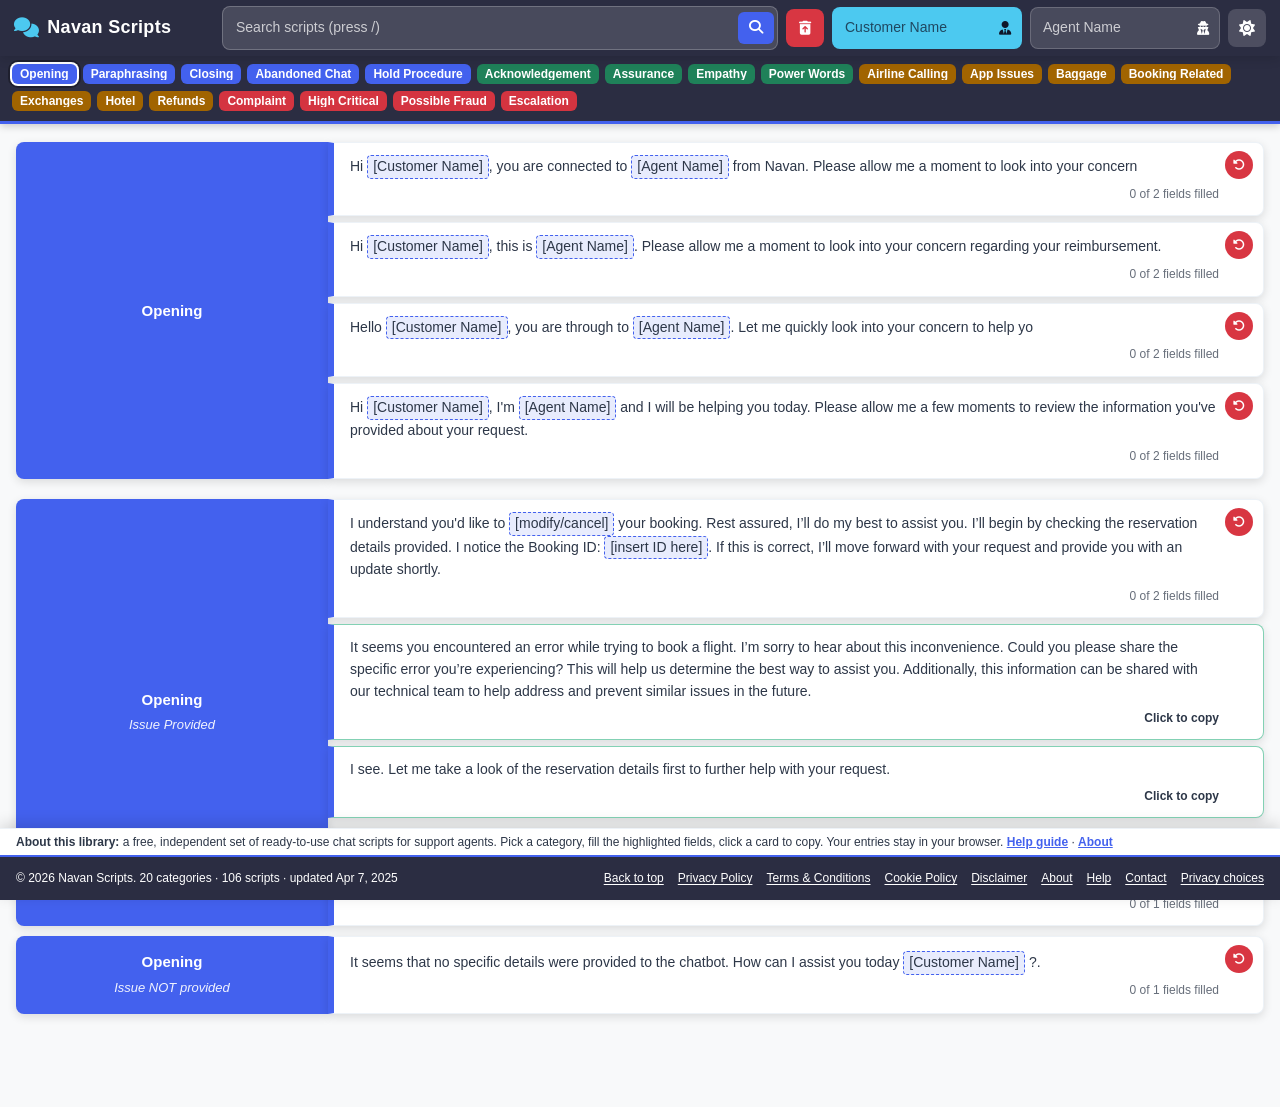
<file: index.html>
<!DOCTYPE html>
<html lang="en">
<head>
    <meta charset="UTF-8">
    <meta name="viewport" content="width=device-width, initial-scale=1.0, viewport-fit=cover, interactive-widget=resizes-content">

    <!-- Google tag (gtag.js) -->
    <script async src="https://www.googletagmanager.com/gtag/js?id=G-EEHXSE9PG0"></script>
    <script>
      window.dataLayer = window.dataLayer || [];
      function gtag(){dataLayer.push(arguments);}
      gtag('js', new Date());

      gtag('config', 'G-EEHXSE9PG0');
    </script>

    <title>Navan Scripts | Searchable chat and voice response scripts for support agents</title>
    <meta name="description" content="Navan Scripts is a searchable library of ready-to-use chat response scripts for customer support agents: openings, empathy, holds, baggage, refunds, exchanges, fraud and escalation. Click a script to copy it.">
    <meta name="robots" content="index, follow, max-image-preview:large">
    <meta name="theme-color" content="#2b2d42">
    <link rel="canonical" href="https://webtoolscript.pages.dev/">
    <link rel="icon" href="favicon.svg" type="image/svg+xml">
    <meta property="og:type" content="website">
    <meta property="og:site_name" content="Navan Scripts">
    <meta property="og:title" content="Navan Scripts | Searchable response scripts for support agents">
    <meta property="og:description" content="Search, personalise and copy ready-to-use support scripts in one click.">
    <meta property="og:url" content="https://webtoolscript.pages.dev/">
    <meta name="twitter:card" content="summary">
    <meta name="google-adsense-account" content="ca-pub-6978764838614552">

    <link rel="stylesheet" href="styles.css">
    <link rel="stylesheet" href="theme.css">
    <link href="https://cdnjs.cloudflare.com/ajax/libs/font-awesome/6.5.2/css/all.min.css" rel="stylesheet">
    <script src="config.js"></script>
    <script src="theme-manager.js"></script><!-- applies the saved theme before first paint -->
    <!-- AdSense library (units are placed by ads.js; configure slots in config.js) -->
    <script async src="https://pagead2.googlesyndication.com/pagead/js/adsbygoogle.js?client=ca-pub-6978764838614552" crossorigin="anonymous"></script>
</head>
<body>
    <a class="skip-link" href="#main-content">Skip to content</a>
    <noscript><p style="padding:16px">Navan Scripts needs JavaScript to show the script library.</p></noscript>
    <div class="app-container" id="top">
        <!-- Top: header + category rail stay in view while the page scrolls -->
        <div class="top-stack" id="top-stack">
            <header class="head-banner">
                <a class="head-logo" href="./" aria-label="Navan Scripts home"><i class="fa-solid fa-comments" aria-hidden="true"></i><span>Navan Scripts</span></a>
                <div class="searchbar-group" role="search">
                    <input type="search" id="search-input" placeholder="Search scripts (press /)" aria-label="Search scripts" autocomplete="off">
                    <button type="button" id="search-clear" class="search-clear-btn" aria-label="Clear search" hidden><i class="fa-solid fa-xmark" aria-hidden="true"></i></button>
                    <button type="button" id="search-action" aria-label="Search"><i class="fa-solid fa-magnifying-glass" aria-hidden="true"></i></button>
                </div>
                <div class="script-canvas-reset">
                    <button type="button" class="global-script-reset" aria-label="Reset all fields" title="Reset all fields"><i class="fa-solid fa-trash-can-arrow-up" aria-hidden="true"></i></button>
                </div>
                <div class="customer-input">
                    <input type="text" id="customer" placeholder="Customer Name" aria-label="Customer name" autocomplete="off">
                    <i class="fa-solid fa-user-tie" aria-hidden="true"></i>
                </div>
                <div class="agent-user-input">
                    <input type="text" id="user" placeholder="Agent Name" aria-label="Agent name" autocomplete="nickname">
                    <i class="fa-solid fa-user-secret" aria-hidden="true"></i>
                </div>
                <div class="theme-wrap">
                    <button type="button" id="theme-toggle" class="theme-toggle" aria-haspopup="dialog" aria-expanded="false" aria-controls="theme-panel" aria-label="Theme settings"><i class="fa-solid fa-circle-half-stroke" aria-hidden="true"></i></button>
                    <div id="theme-panel" class="theme-panel" role="dialog" aria-label="Theme settings" hidden></div>
                </div>
            </header>
            <div class="script-nav-container" aria-label="Script categories">
                <div class="skeleton skeleton-tabs" aria-hidden="true"><span></span><span></span><span></span><span></span><span></span><span></span><span></span><span></span><span></span><span></span><span></span><span></span></div>
            </div>
        </div>

        <!-- The page itself scrolls (no inner scroll box): wheel, touch, keyboard and Back to top all work natively -->
        <main class="main-page" id="main-content" tabindex="-1">
            <h1 class="sr-only">Navan Scripts: searchable response scripts for customer support agents</h1>
            <div class="search-count" id="search-count"></div>
            <div class="script-canvas" aria-busy="true">
                <div class="skeleton" aria-hidden="true"><div class="sk-row"><div class="sk-title"></div><div class="sk-stack"><div class="sk-card"></div><div class="sk-card"></div></div></div><div class="sk-row"><div class="sk-title"></div><div class="sk-stack"><div class="sk-card"></div><div class="sk-card"></div><div class="sk-card"></div></div></div></div>
            </div>
            <div class="no-search-results" id="no-results"><i class="fa-solid fa-magnifying-glass" aria-hidden="true"></i><p>No matching scripts found</p></div>
            <div class="load-error" id="load-error" role="alert"><i class="fa-solid fa-triangle-exclamation" aria-hidden="true"></i><p>The scripts could not be loaded. Check your connection and try again.</p><button type="button" id="load-retry">Try again</button></div>
        </main>

        <!-- Bottom: About strip + footer are fixed, so they are always visible -->
        <div class="bottom-bar" id="bottom-bar">
            <section class="site-intro" aria-label="About this script library">
                <p><strong>About this library:</strong>
                    <span class="long">a free, independent set of ready-to-use chat scripts for support agents. Pick a category, fill the highlighted fields, click a card to copy. Your entries stay in your browser.</span>
                    <span class="short">free chat scripts for support agents. Tap a card to copy; entries stay in your browser.</span>
                    <a href="help.html" target="_blank" rel="noopener">Help guide</a> &middot; <a href="about.html" target="_blank" rel="noopener">About</a></p>
            </section>
            <footer class="site-footer">
                <div class="footer-bottom">
                    <div class="copyright">&copy; <span id="year">2026</span> Navan Scripts. <span id="footer-meta"></span></div>
                    <div class="footer-actions">
                        <a href="#top" class="to-top">Back to top</a>
                        <button type="button" class="legal-toggle" aria-expanded="false" aria-controls="legal-links">Legal</button>
                        <nav class="legal-links" id="legal-links" aria-label="Legal and site information">
                            <a href="privacy-policy.html" target="_blank" rel="noopener">Privacy Policy</a>
                            <a href="terms-conditions.html" target="_blank" rel="noopener">Terms &amp; Conditions</a>
                            <a href="cookie-policy.html" target="_blank" rel="noopener">Cookie Policy</a>
                            <a href="adsense-disclaimer.html" target="_blank" rel="noopener">Disclaimer</a>
                            <a href="about.html" target="_blank" rel="noopener">About</a>
                            <a href="help.html" target="_blank" rel="noopener">Help</a>
                            <a href="contact.html" target="_blank" rel="noopener">Contact</a>
                            <a href="cookie-policy.html#choices" id="privacy-choices" target="_blank" rel="noopener">Privacy choices</a>
                        </nav>
                    </div>
                </div>
            </footer>
        </div>
        <div id="live" class="sr-only" role="status" aria-live="polite"></div>
    </div>

    <script src="analytics.js" defer></script>
    <script src="script.js" defer></script>
    <script src="copy-function.js" defer></script>
    <script src="sync-inputs.js" defer></script>
    <script src="tabs.js" defer></script>
    <script src="ads.js" defer></script>
    <script src="session.js" defer></script><!-- version check every 10 min + input snapshot/restore -->
</body>
</html>
</file>
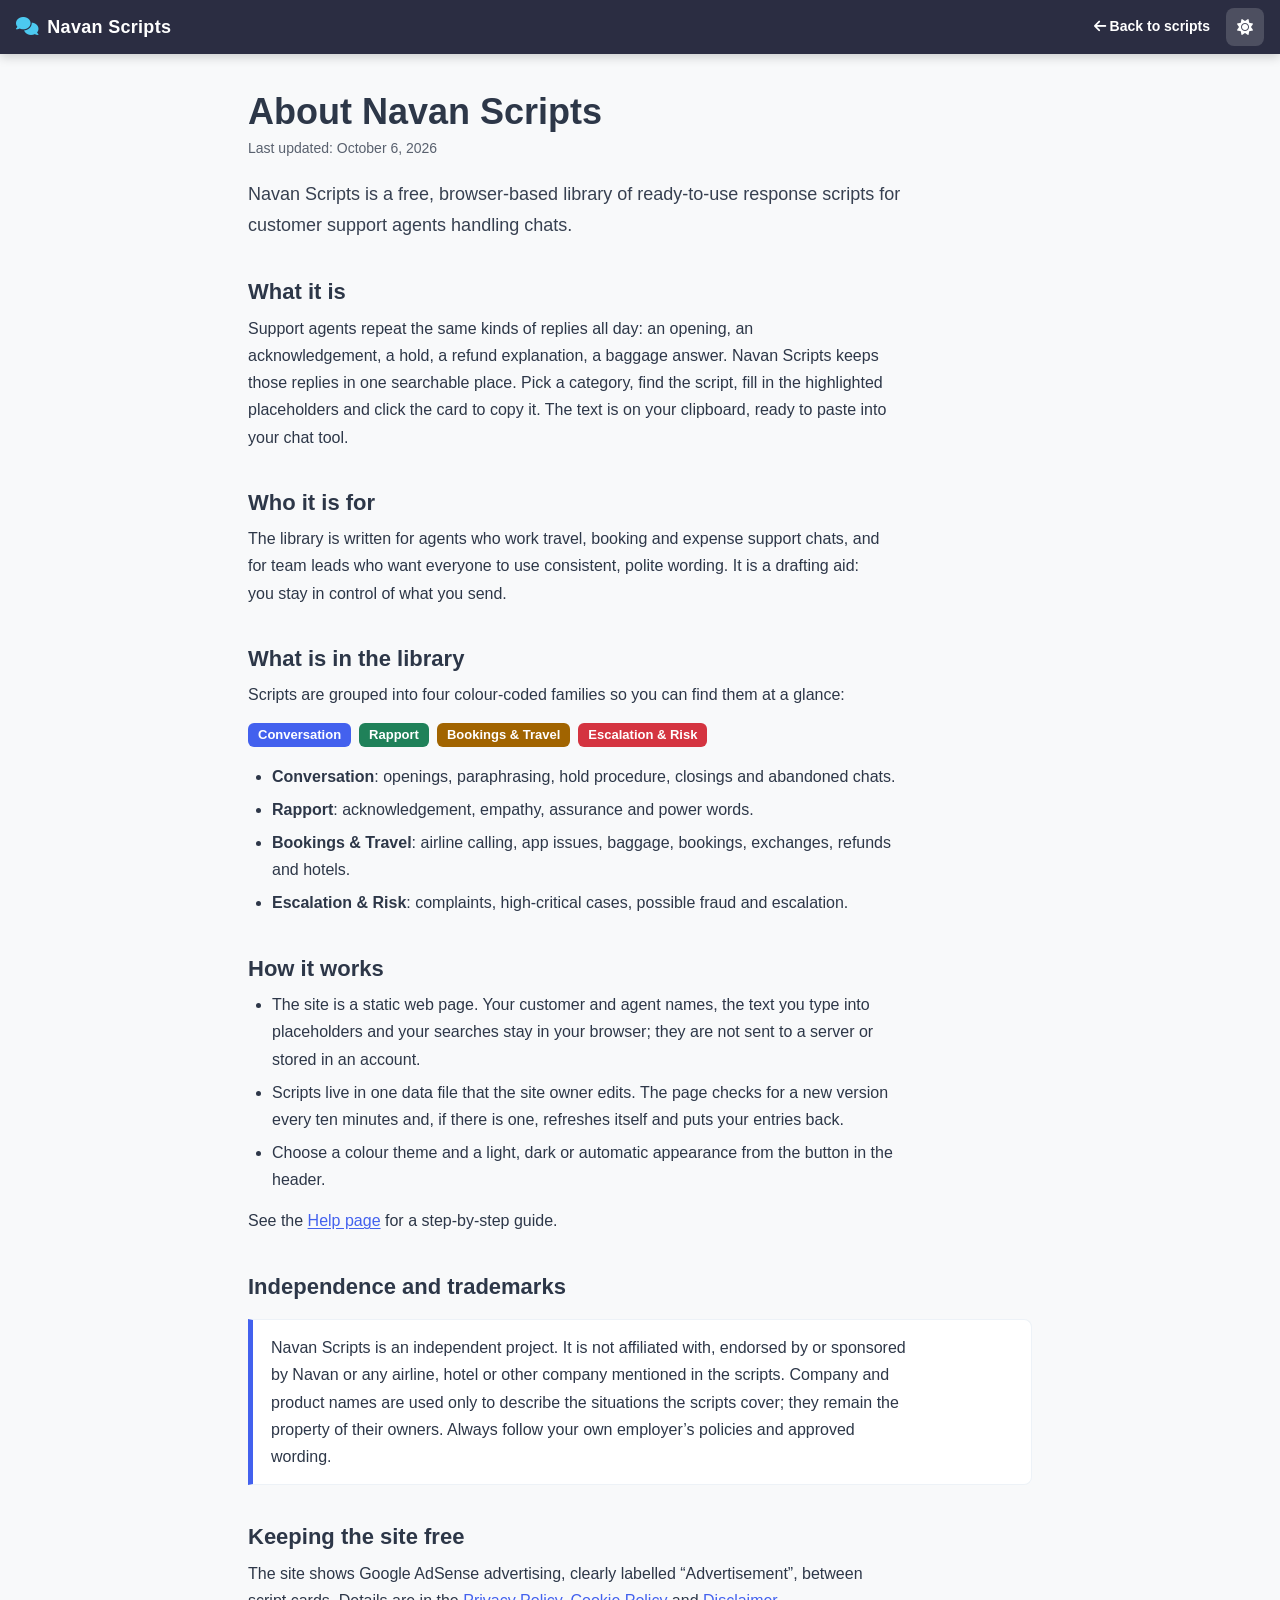
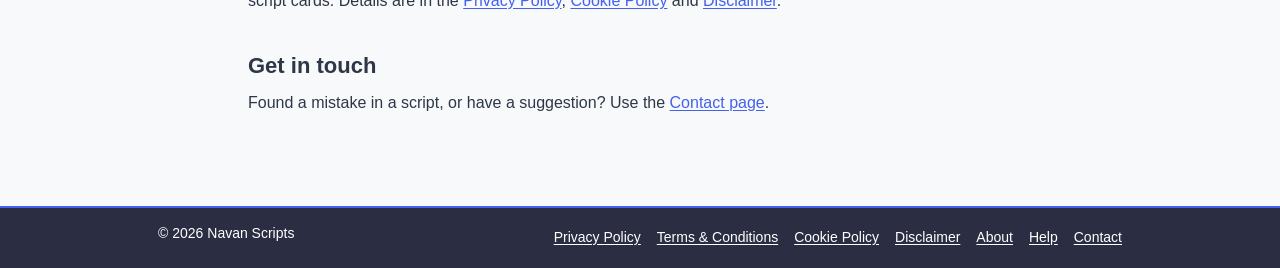
<file: about.html>
<!DOCTYPE html>
<html lang="en">
<head>
    <meta charset="UTF-8">
    <meta name="viewport" content="width=device-width, initial-scale=1.0, viewport-fit=cover">
    <!-- Google tag (gtag.js) -->
    <script async src="https://www.googletagmanager.com/gtag/js?id=G-EEHXSE9PG0"></script>
    <script>
      window.dataLayer = window.dataLayer || [];
      function gtag(){dataLayer.push(arguments);}
      gtag('js', new Date());

      gtag('config', 'G-EEHXSE9PG0');
    </script>

    <title>About | Navan Scripts</title>
    <meta name="description" content="Navan Scripts is an independent, searchable library of ready-to-use chat response scripts for customer support agents.">
    <meta name="robots" content="index, follow">
    <meta name="theme-color" content="#2b2d42">
    <link rel="canonical" href="https://webtoolscript.pages.dev/about.html">
    <link rel="icon" href="favicon.svg" type="image/svg+xml">
    <meta name="google-adsense-account" content="ca-pub-6978764838614552">
    <link rel="stylesheet" href="legal.css">
    <link rel="stylesheet" href="theme.css">
    <link href="https://cdnjs.cloudflare.com/ajax/libs/font-awesome/6.5.2/css/all.min.css" rel="stylesheet">
    <script src="theme-manager.js"></script>
</head>
<body>
    <a class="skip-link" href="#content">Skip to content</a>
    <header class="page-head">
        <a class="brand" href="./"><i class="fa-solid fa-comments" aria-hidden="true"></i><span>Navan Scripts</span></a>
        <div class="head-right">
            <a class="back" href="./"><i class="fa-solid fa-arrow-left" aria-hidden="true"></i> Back to scripts</a>
            <div class="theme-wrap">
                <button type="button" id="theme-toggle" class="theme-toggle" aria-haspopup="dialog" aria-expanded="false" aria-controls="theme-panel" aria-label="Theme settings"><i class="fa-solid fa-circle-half-stroke" aria-hidden="true"></i></button>
                <div id="theme-panel" class="theme-panel" role="dialog" aria-label="Theme settings" hidden></div>
            </div>
        </div>
    </header>
    <main class="page" id="content" tabindex="-1">
        <h1>About Navan Scripts</h1>
        <p class="meta">Last updated: October 6, 2026</p>
        <p class="lead">Navan Scripts is a free, browser-based library of ready-to-use response scripts for customer support agents handling chats.</p>

        <h2>What it is</h2>
        <p>Support agents repeat the same kinds of replies all day: an opening, an acknowledgement, a hold, a refund explanation, a baggage answer. Navan Scripts keeps those replies in one searchable place. Pick a category, find the script, fill in the highlighted placeholders and click the card to copy it. The text is on your clipboard, ready to paste into your chat tool.</p>

        <h2>Who it is for</h2>
        <p>The library is written for agents who work travel, booking and expense support chats, and for team leads who want everyone to use consistent, polite wording. It is a drafting aid: you stay in control of what you send.</p>

        <h2>What is in the library</h2>
        <p>Scripts are grouped into four colour-coded families so you can find them at a glance:</p>
        <div class="chips" aria-label="Script families">
            <span class="chip flow">Conversation</span><span class="chip rapport">Rapport</span><span class="chip travel">Bookings &amp; Travel</span><span class="chip risk">Escalation &amp; Risk</span>
        </div>
        <ul>
            <li><strong>Conversation</strong>: openings, paraphrasing, hold procedure, closings and abandoned chats.</li>
            <li><strong>Rapport</strong>: acknowledgement, empathy, assurance and power words.</li>
            <li><strong>Bookings &amp; Travel</strong>: airline calling, app issues, baggage, bookings, exchanges, refunds and hotels.</li>
            <li><strong>Escalation &amp; Risk</strong>: complaints, high-critical cases, possible fraud and escalation.</li>
        </ul>

        <h2>How it works</h2>
        <ul>
            <li>The site is a static web page. Your customer and agent names, the text you type into placeholders and your searches stay in your browser; they are not sent to a server or stored in an account.</li>
            <li>Scripts live in one data file that the site owner edits. The page checks for a new version every ten minutes and, if there is one, refreshes itself and puts your entries back.</li>
            <li>Choose a colour theme and a light, dark or automatic appearance from the button in the header.</li>
        </ul>
        <p>See the <a href="help.html">Help page</a> for a step-by-step guide.</p>

        <h2>Independence and trademarks</h2>
        <div class="callout">
            <p>Navan Scripts is an independent project. It is not affiliated with, endorsed by or sponsored by Navan or any airline, hotel or other company mentioned in the scripts. Company and product names are used only to describe the situations the scripts cover; they remain the property of their owners. Always follow your own employer&rsquo;s policies and approved wording.</p>
        </div>

        <h2>Keeping the site free</h2>
        <p>The site shows Google AdSense advertising, clearly labelled &ldquo;Advertisement&rdquo;, between script cards. Details are in the <a href="privacy-policy.html">Privacy Policy</a>, <a href="cookie-policy.html">Cookie Policy</a> and <a href="adsense-disclaimer.html">Disclaimer</a>.</p>

        <h2>Get in touch</h2>
        <p>Found a mistake in a script, or have a suggestion? Use the <a href="contact.html">Contact page</a>.</p>

    </main>
    <footer class="page-foot">
        <div class="foot-in">
            <p>&copy; <span id="y">2026</span> Navan Scripts</p>
            <nav aria-label="Site information">
                <a href="privacy-policy.html">Privacy Policy</a>
                <a href="terms-conditions.html">Terms &amp; Conditions</a>
                <a href="cookie-policy.html">Cookie Policy</a>
                <a href="adsense-disclaimer.html">Disclaimer</a>
                <a href="about.html">About</a>
                <a href="help.html">Help</a>
                <a href="contact.html">Contact</a>
            </nav>
        </div>
    </footer>
    <script>document.getElementById('y').textContent = new Date().getFullYear();</script>
</body>
</html>
</file>
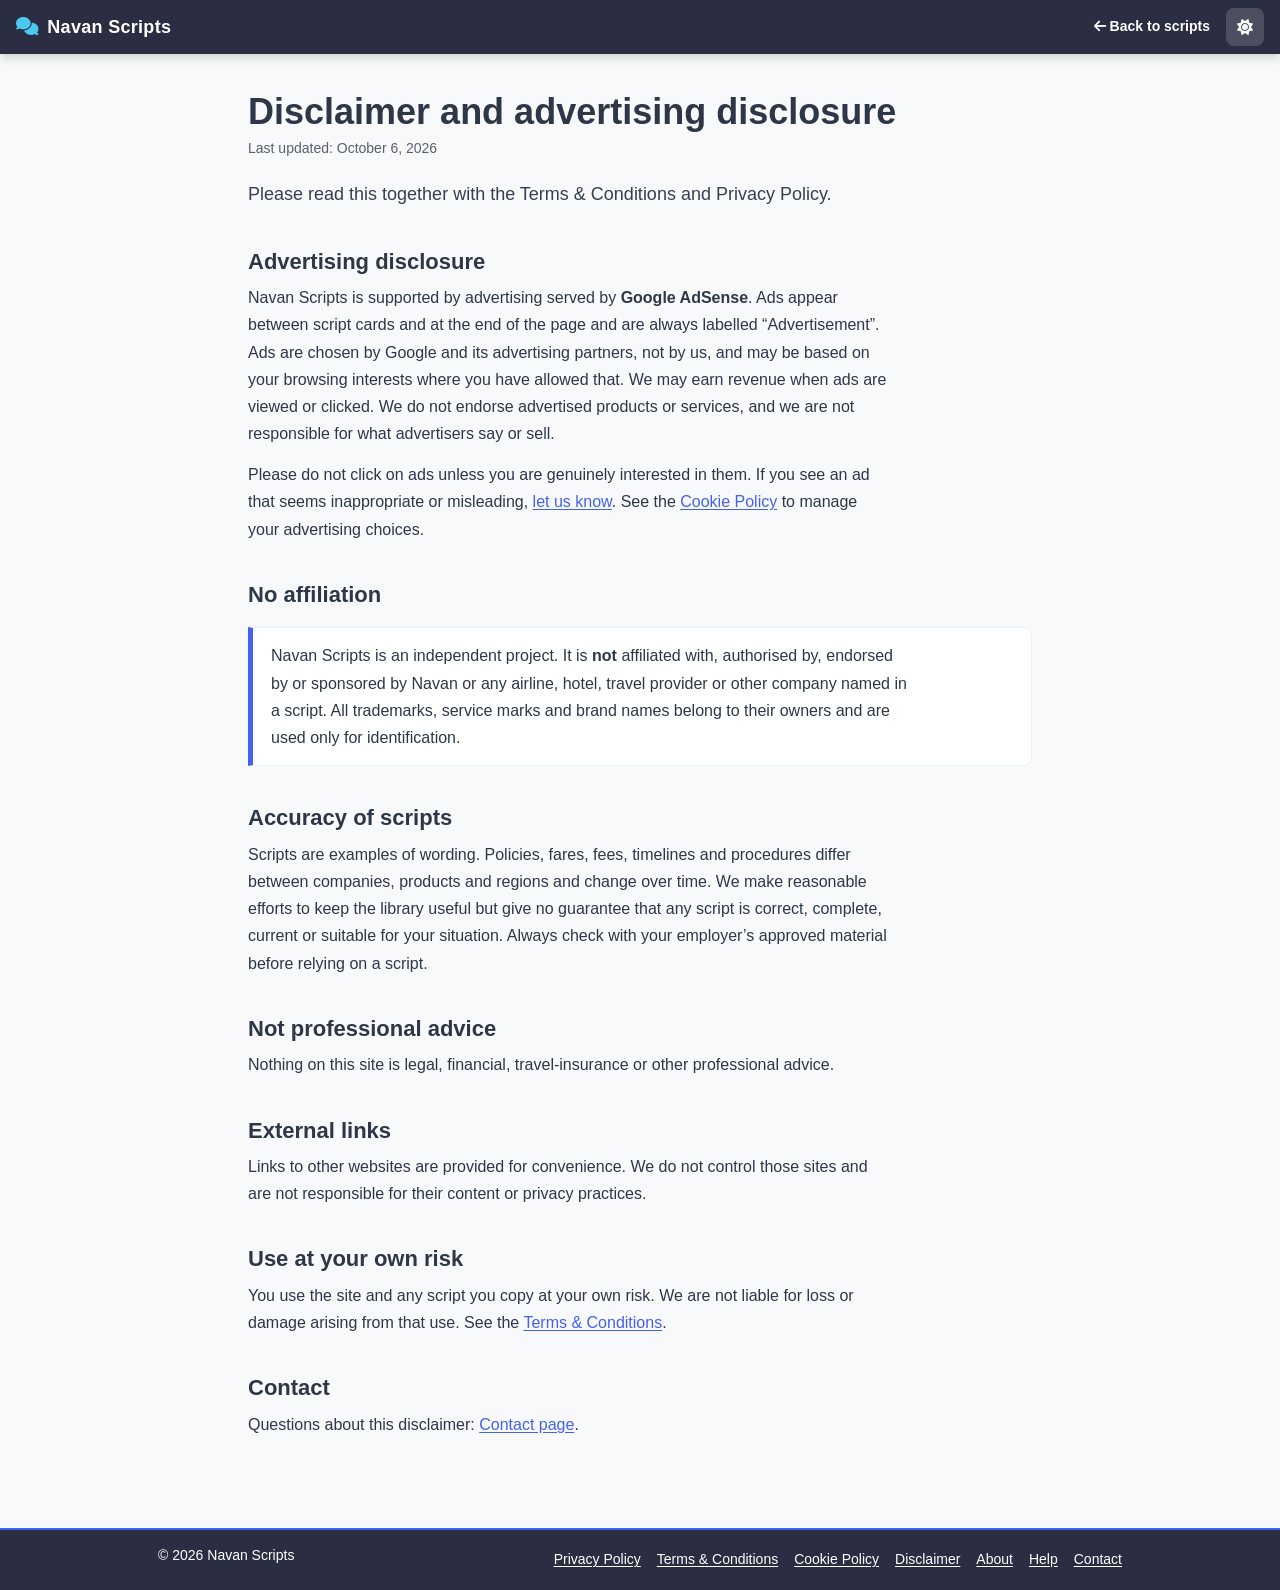
<file: adsense-disclaimer.html>
<!DOCTYPE html>
<html lang="en">
<head>
    <meta charset="UTF-8">
    <meta name="viewport" content="width=device-width, initial-scale=1.0, viewport-fit=cover">
    <!-- Google tag (gtag.js) -->
    <script async src="https://www.googletagmanager.com/gtag/js?id=G-EEHXSE9PG0"></script>
    <script>
      window.dataLayer = window.dataLayer || [];
      function gtag(){dataLayer.push(arguments);}
      gtag('js', new Date());

      gtag('config', 'G-EEHXSE9PG0');
    </script>

    <title>Disclaimer and advertising disclosure | Navan Scripts</title>
    <meta name="description" content="Disclaimer for Navan Scripts: advertising disclosure, no affiliation with named companies, accuracy of scripts and external links.">
    <meta name="robots" content="index, follow">
    <meta name="theme-color" content="#2b2d42">
    <link rel="canonical" href="https://webtoolscript.pages.dev/adsense-disclaimer.html">
    <link rel="icon" href="favicon.svg" type="image/svg+xml">
    <meta name="google-adsense-account" content="ca-pub-6978764838614552">
    <link rel="stylesheet" href="legal.css">
    <link rel="stylesheet" href="theme.css">
    <link href="https://cdnjs.cloudflare.com/ajax/libs/font-awesome/6.5.2/css/all.min.css" rel="stylesheet">
    <script src="theme-manager.js"></script>
</head>
<body>
    <a class="skip-link" href="#content">Skip to content</a>
    <header class="page-head">
        <a class="brand" href="./"><i class="fa-solid fa-comments" aria-hidden="true"></i><span>Navan Scripts</span></a>
        <div class="head-right">
            <a class="back" href="./"><i class="fa-solid fa-arrow-left" aria-hidden="true"></i> Back to scripts</a>
            <div class="theme-wrap">
                <button type="button" id="theme-toggle" class="theme-toggle" aria-haspopup="dialog" aria-expanded="false" aria-controls="theme-panel" aria-label="Theme settings"><i class="fa-solid fa-circle-half-stroke" aria-hidden="true"></i></button>
                <div id="theme-panel" class="theme-panel" role="dialog" aria-label="Theme settings" hidden></div>
            </div>
        </div>
    </header>
    <main class="page" id="content" tabindex="-1">
        <h1>Disclaimer and advertising disclosure</h1>
        <p class="meta">Last updated: October 6, 2026</p>
        <p class="lead">Please read this together with the Terms &amp; Conditions and Privacy Policy.</p>

        <h2>Advertising disclosure</h2>
        <p>Navan Scripts is supported by advertising served by <strong>Google AdSense</strong>. Ads appear between script cards and at the end of the page and are always labelled &ldquo;Advertisement&rdquo;. Ads are chosen by Google and its advertising partners, not by us, and may be based on your browsing interests where you have allowed that. We may earn revenue when ads are viewed or clicked. We do not endorse advertised products or services, and we are not responsible for what advertisers say or sell.</p>
        <p>Please do not click on ads unless you are genuinely interested in them. If you see an ad that seems inappropriate or misleading, <a href="contact.html">let us know</a>. See the <a href="cookie-policy.html">Cookie Policy</a> to manage your advertising choices.</p>

        <h2>No affiliation</h2>
        <div class="callout">
            <p>Navan Scripts is an independent project. It is <strong>not</strong> affiliated with, authorised by, endorsed by or sponsored by Navan or any airline, hotel, travel provider or other company named in a script. All trademarks, service marks and brand names belong to their owners and are used only for identification.</p>
        </div>

        <h2>Accuracy of scripts</h2>
        <p>Scripts are examples of wording. Policies, fares, fees, timelines and procedures differ between companies, products and regions and change over time. We make reasonable efforts to keep the library useful but give no guarantee that any script is correct, complete, current or suitable for your situation. Always check with your employer&rsquo;s approved material before relying on a script.</p>

        <h2>Not professional advice</h2>
        <p>Nothing on this site is legal, financial, travel-insurance or other professional advice.</p>

        <h2>External links</h2>
        <p>Links to other websites are provided for convenience. We do not control those sites and are not responsible for their content or privacy practices.</p>

        <h2>Use at your own risk</h2>
        <p>You use the site and any script you copy at your own risk. We are not liable for loss or damage arising from that use. See the <a href="terms-conditions.html">Terms &amp; Conditions</a>.</p>

        <h2>Contact</h2>
        <p>Questions about this disclaimer: <a href="contact.html">Contact page</a>.</p>

    </main>
    <footer class="page-foot">
        <div class="foot-in">
            <p>&copy; <span id="y">2026</span> Navan Scripts</p>
            <nav aria-label="Site information">
                <a href="privacy-policy.html">Privacy Policy</a>
                <a href="terms-conditions.html">Terms &amp; Conditions</a>
                <a href="cookie-policy.html">Cookie Policy</a>
                <a href="adsense-disclaimer.html">Disclaimer</a>
                <a href="about.html">About</a>
                <a href="help.html">Help</a>
                <a href="contact.html">Contact</a>
            </nav>
        </div>
    </footer>
    <script>document.getElementById('y').textContent = new Date().getFullYear();</script>
</body>
</html>
</file>
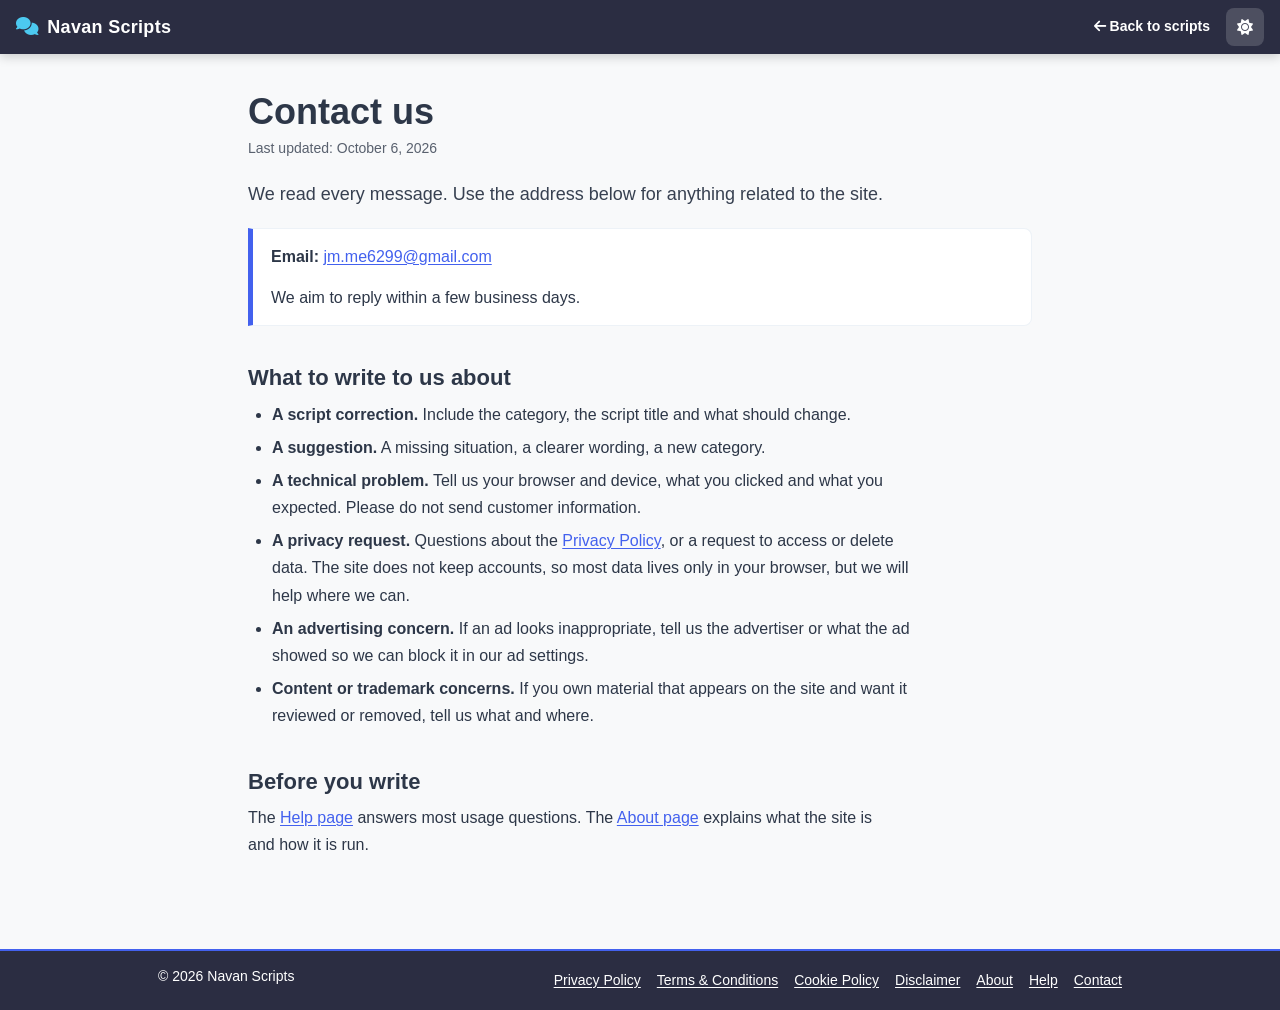
<file: contact.html>
<!DOCTYPE html>
<html lang="en">
<head>
    <meta charset="UTF-8">
    <meta name="viewport" content="width=device-width, initial-scale=1.0, viewport-fit=cover">
    <!-- Google tag (gtag.js) -->
    <script async src="https://www.googletagmanager.com/gtag/js?id=G-EEHXSE9PG0"></script>
    <script>
      window.dataLayer = window.dataLayer || [];
      function gtag(){dataLayer.push(arguments);}
      gtag('js', new Date());

      gtag('config', 'G-EEHXSE9PG0');
    </script>

    <title>Contact | Navan Scripts</title>
    <meta name="description" content="How to contact the Navan Scripts team about script corrections, suggestions, privacy requests or advertising concerns.">
    <meta name="robots" content="index, follow">
    <meta name="theme-color" content="#2b2d42">
    <link rel="canonical" href="https://webtoolscript.pages.dev/contact.html">
    <link rel="icon" href="favicon.svg" type="image/svg+xml">
    <meta name="google-adsense-account" content="ca-pub-6978764838614552">
    <link rel="stylesheet" href="legal.css">
    <link rel="stylesheet" href="theme.css">
    <link href="https://cdnjs.cloudflare.com/ajax/libs/font-awesome/6.5.2/css/all.min.css" rel="stylesheet">
    <script src="theme-manager.js"></script>
</head>
<body>
    <a class="skip-link" href="#content">Skip to content</a>
    <header class="page-head">
        <a class="brand" href="./"><i class="fa-solid fa-comments" aria-hidden="true"></i><span>Navan Scripts</span></a>
        <div class="head-right">
            <a class="back" href="./"><i class="fa-solid fa-arrow-left" aria-hidden="true"></i> Back to scripts</a>
            <div class="theme-wrap">
                <button type="button" id="theme-toggle" class="theme-toggle" aria-haspopup="dialog" aria-expanded="false" aria-controls="theme-panel" aria-label="Theme settings"><i class="fa-solid fa-circle-half-stroke" aria-hidden="true"></i></button>
                <div id="theme-panel" class="theme-panel" role="dialog" aria-label="Theme settings" hidden></div>
            </div>
        </div>
    </header>
    <main class="page" id="content" tabindex="-1">
        <h1>Contact us</h1>
        <p class="meta">Last updated: October 6, 2026</p>
        <p class="lead">We read every message. Use the address below for anything related to the site.</p>

        <div class="callout">
            <p><strong>Email:</strong> <a href="mailto:jm.me6299@gmail.com">jm.me6299@gmail.com</a></p>
            <p>We aim to reply within a few business days.</p>
        </div>

        <h2>What to write to us about</h2>
        <ul>
            <li><strong>A script correction.</strong> Include the category, the script title and what should change.</li>
            <li><strong>A suggestion.</strong> A missing situation, a clearer wording, a new category.</li>
            <li><strong>A technical problem.</strong> Tell us your browser and device, what you clicked and what you expected. Please do not send customer information.</li>
            <li><strong>A privacy request.</strong> Questions about the <a href="privacy-policy.html">Privacy Policy</a>, or a request to access or delete data. The site does not keep accounts, so most data lives only in your browser, but we will help where we can.</li>
            <li><strong>An advertising concern.</strong> If an ad looks inappropriate, tell us the advertiser or what the ad showed so we can block it in our ad settings.</li>
            <li><strong>Content or trademark concerns.</strong> If you own material that appears on the site and want it reviewed or removed, tell us what and where.</li>
        </ul>

        <h2>Before you write</h2>
        <p>The <a href="help.html">Help page</a> answers most usage questions. The <a href="about.html">About page</a> explains what the site is and how it is run.</p>

    </main>
    <footer class="page-foot">
        <div class="foot-in">
            <p>&copy; <span id="y">2026</span> Navan Scripts</p>
            <nav aria-label="Site information">
                <a href="privacy-policy.html">Privacy Policy</a>
                <a href="terms-conditions.html">Terms &amp; Conditions</a>
                <a href="cookie-policy.html">Cookie Policy</a>
                <a href="adsense-disclaimer.html">Disclaimer</a>
                <a href="about.html">About</a>
                <a href="help.html">Help</a>
                <a href="contact.html">Contact</a>
            </nav>
        </div>
    </footer>
    <script>document.getElementById('y').textContent = new Date().getFullYear();</script>
</body>
</html>
</file>
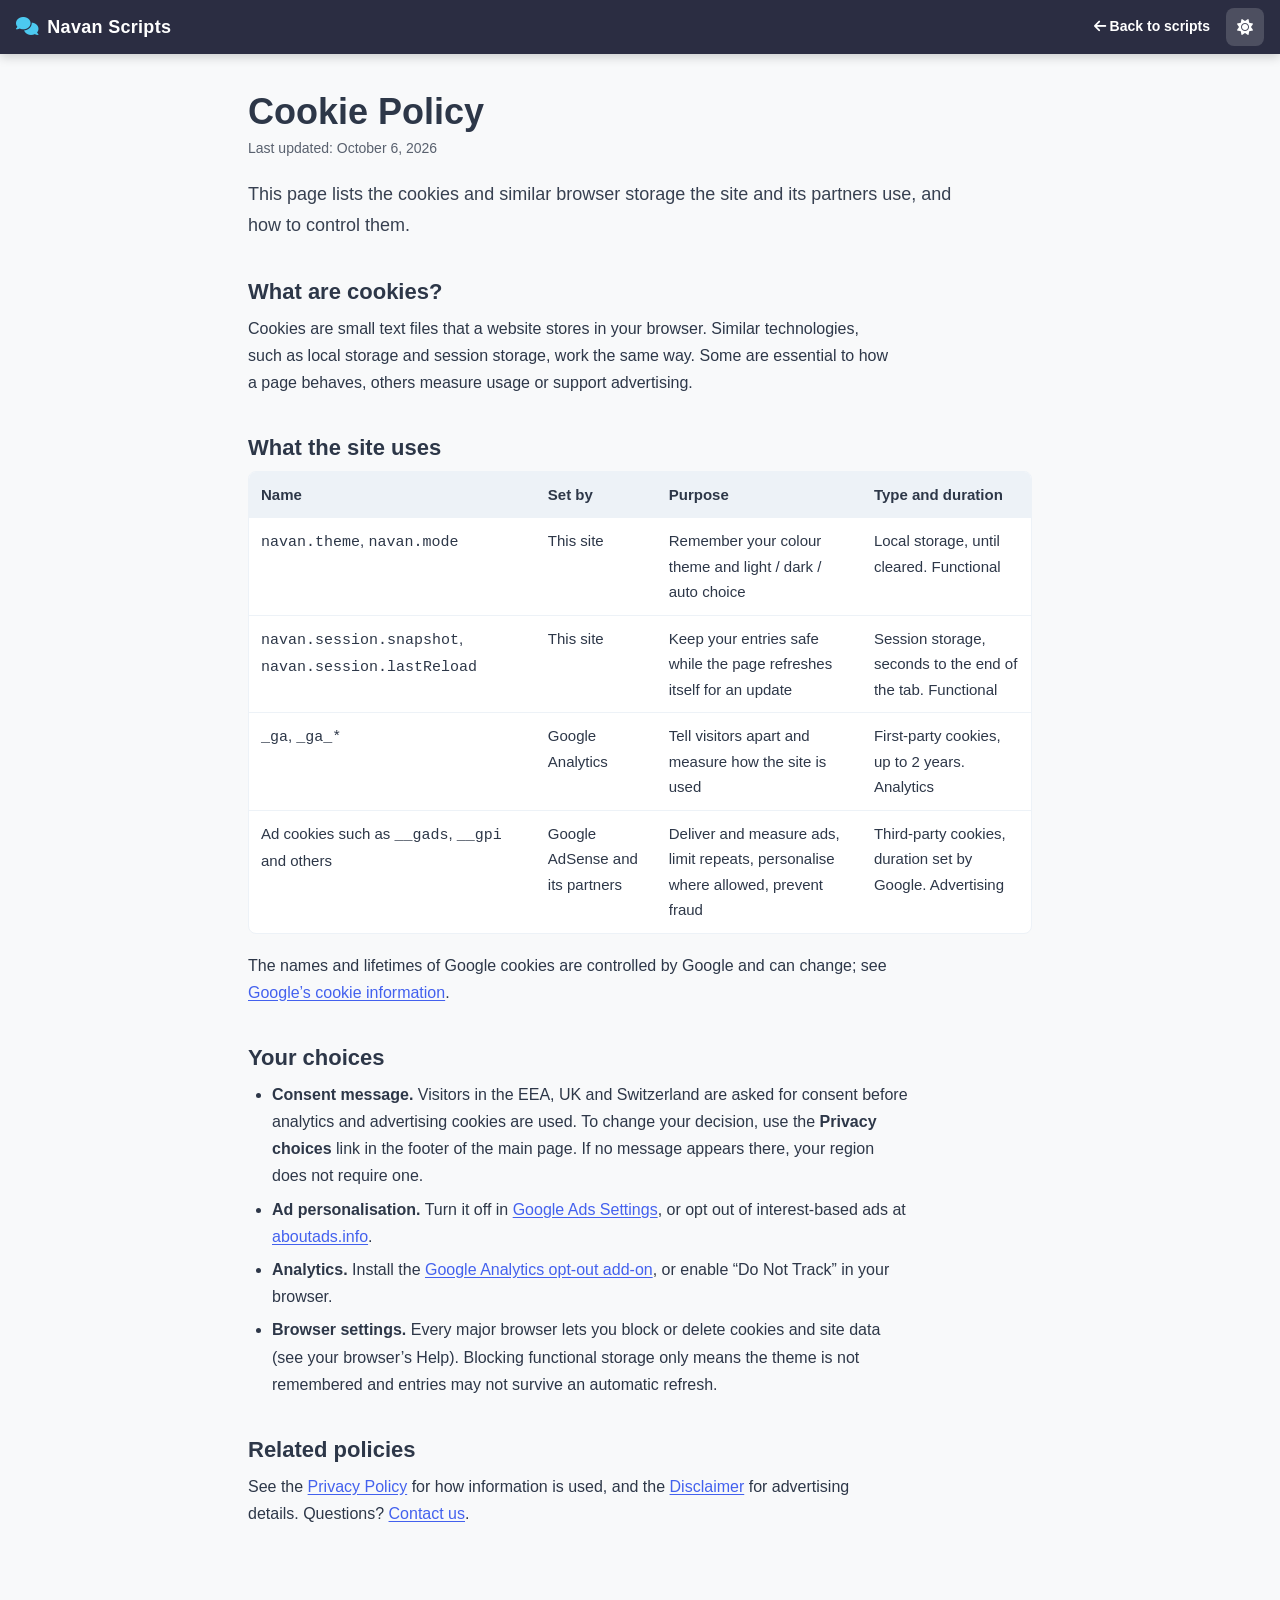
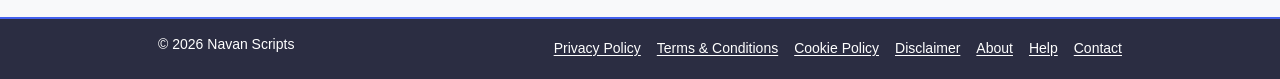
<file: cookie-policy.html>
<!DOCTYPE html>
<html lang="en">
<head>
    <meta charset="UTF-8">
    <meta name="viewport" content="width=device-width, initial-scale=1.0, viewport-fit=cover">
    <!-- Google tag (gtag.js) -->
    <script async src="https://www.googletagmanager.com/gtag/js?id=G-EEHXSE9PG0"></script>
    <script>
      window.dataLayer = window.dataLayer || [];
      function gtag(){dataLayer.push(arguments);}
      gtag('js', new Date());

      gtag('config', 'G-EEHXSE9PG0');
    </script>

    <title>Cookie Policy | Navan Scripts</title>
    <meta name="description" content="The cookies and browser storage used by Navan Scripts, what each is for, and how to manage or withdraw your choices.">
    <meta name="robots" content="index, follow">
    <meta name="theme-color" content="#2b2d42">
    <link rel="canonical" href="https://webtoolscript.pages.dev/cookie-policy.html">
    <link rel="icon" href="favicon.svg" type="image/svg+xml">
    <meta name="google-adsense-account" content="ca-pub-6978764838614552">
    <link rel="stylesheet" href="legal.css">
    <link rel="stylesheet" href="theme.css">
    <link href="https://cdnjs.cloudflare.com/ajax/libs/font-awesome/6.5.2/css/all.min.css" rel="stylesheet">
    <script src="theme-manager.js"></script>
</head>
<body>
    <a class="skip-link" href="#content">Skip to content</a>
    <header class="page-head">
        <a class="brand" href="./"><i class="fa-solid fa-comments" aria-hidden="true"></i><span>Navan Scripts</span></a>
        <div class="head-right">
            <a class="back" href="./"><i class="fa-solid fa-arrow-left" aria-hidden="true"></i> Back to scripts</a>
            <div class="theme-wrap">
                <button type="button" id="theme-toggle" class="theme-toggle" aria-haspopup="dialog" aria-expanded="false" aria-controls="theme-panel" aria-label="Theme settings"><i class="fa-solid fa-circle-half-stroke" aria-hidden="true"></i></button>
                <div id="theme-panel" class="theme-panel" role="dialog" aria-label="Theme settings" hidden></div>
            </div>
        </div>
    </header>
    <main class="page" id="content" tabindex="-1">
        <h1>Cookie Policy</h1>
        <p class="meta">Last updated: October 6, 2026</p>
        <p class="lead">This page lists the cookies and similar browser storage the site and its partners use, and how to control them.</p>

        <h2>What are cookies?</h2>
        <p>Cookies are small text files that a website stores in your browser. Similar technologies, such as local storage and session storage, work the same way. Some are essential to how a page behaves, others measure usage or support advertising.</p>

        <h2>What the site uses</h2>
        <div class="table-wrap"><table>
            <thead><tr><th>Name</th><th>Set by</th><th>Purpose</th><th>Type and duration</th></tr></thead>
            <tbody>
                <tr><td><code>navan.theme</code>, <code>navan.mode</code></td><td>This site</td><td>Remember your colour theme and light / dark / auto choice</td><td>Local storage, until cleared. Functional</td></tr>
                <tr><td><code>navan.session.snapshot</code>, <code>navan.session.lastReload</code></td><td>This site</td><td>Keep your entries safe while the page refreshes itself for an update</td><td>Session storage, seconds to the end of the tab. Functional</td></tr>
                <tr><td><code>_ga</code>, <code>_ga_*</code></td><td>Google Analytics</td><td>Tell visitors apart and measure how the site is used</td><td>First-party cookies, up to 2 years. Analytics</td></tr>
                <tr><td>Ad cookies such as <code>__gads</code>, <code>__gpi</code> and others</td><td>Google AdSense and its partners</td><td>Deliver and measure ads, limit repeats, personalise where allowed, prevent fraud</td><td>Third-party cookies, duration set by Google. Advertising</td></tr>
            </tbody>
        </table></div>
        <p>The names and lifetimes of Google cookies are controlled by Google and can change; see <a href="https://policies.google.com/technologies/cookies" rel="noopener">Google&rsquo;s cookie information</a>.</p>

        <h2 id="choices">Your choices</h2>
        <ul>
            <li><strong>Consent message.</strong> Visitors in the EEA, UK and Switzerland are asked for consent before analytics and advertising cookies are used. To change your decision, use the <strong>Privacy choices</strong> link in the footer of the main page. If no message appears there, your region does not require one.</li>
            <li><strong>Ad personalisation.</strong> Turn it off in <a href="https://adssettings.google.com" rel="noopener">Google Ads Settings</a>, or opt out of interest-based ads at <a href="https://www.aboutads.info" rel="noopener">aboutads.info</a>.</li>
            <li><strong>Analytics.</strong> Install the <a href="https://tools.google.com/dlpage/gaoptout" rel="noopener">Google Analytics opt-out add-on</a>, or enable &ldquo;Do Not Track&rdquo; in your browser.</li>
            <li><strong>Browser settings.</strong> Every major browser lets you block or delete cookies and site data (see your browser&rsquo;s Help). Blocking functional storage only means the theme is not remembered and entries may not survive an automatic refresh.</li>
        </ul>

        <h2>Related policies</h2>
        <p>See the <a href="privacy-policy.html">Privacy Policy</a> for how information is used, and the <a href="adsense-disclaimer.html">Disclaimer</a> for advertising details. Questions? <a href="contact.html">Contact us</a>.</p>

    </main>
    <footer class="page-foot">
        <div class="foot-in">
            <p>&copy; <span id="y">2026</span> Navan Scripts</p>
            <nav aria-label="Site information">
                <a href="privacy-policy.html">Privacy Policy</a>
                <a href="terms-conditions.html">Terms &amp; Conditions</a>
                <a href="cookie-policy.html">Cookie Policy</a>
                <a href="adsense-disclaimer.html">Disclaimer</a>
                <a href="about.html">About</a>
                <a href="help.html">Help</a>
                <a href="contact.html">Contact</a>
            </nav>
        </div>
    </footer>
    <script>document.getElementById('y').textContent = new Date().getFullYear();</script>
</body>
</html>
</file>
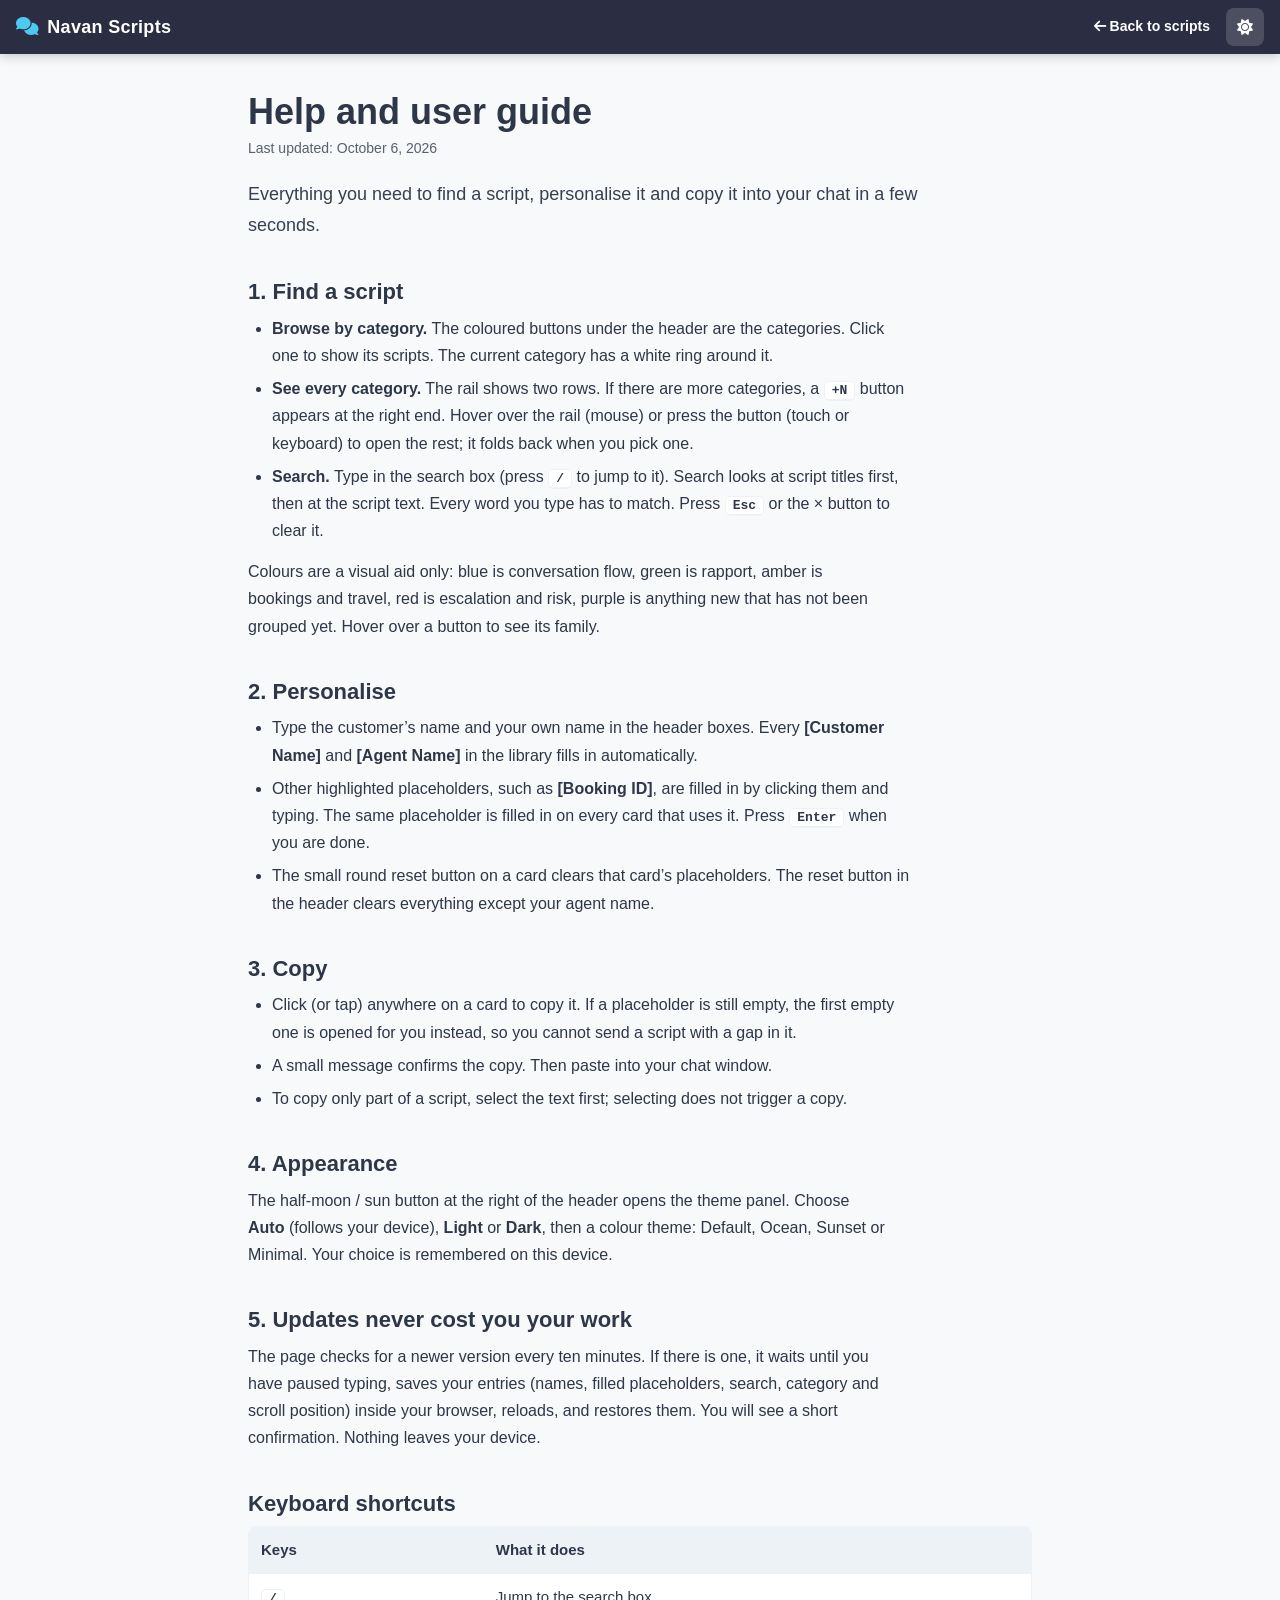
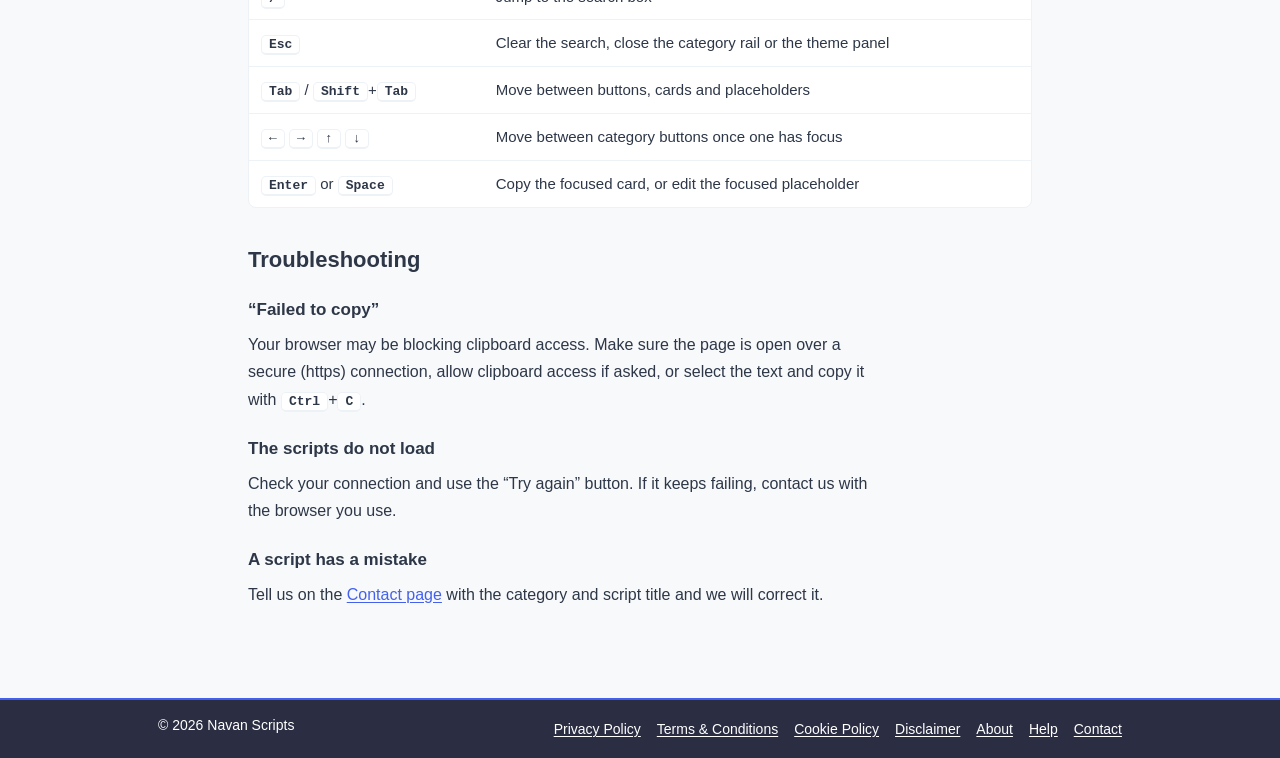
<file: help.html>
<!DOCTYPE html>
<html lang="en">
<head>
    <meta charset="UTF-8">
    <meta name="viewport" content="width=device-width, initial-scale=1.0, viewport-fit=cover">
    <!-- Google tag (gtag.js) -->
    <script async src="https://www.googletagmanager.com/gtag/js?id=G-EEHXSE9PG0"></script>
    <script>
      window.dataLayer = window.dataLayer || [];
      function gtag(){dataLayer.push(arguments);}
      gtag('js', new Date());

      gtag('config', 'G-EEHXSE9PG0');
    </script>

    <title>Help and user guide | Navan Scripts</title>
    <meta name="description" content="How to find, personalise and copy scripts in Navan Scripts, plus search tips, keyboard shortcuts, themes and troubleshooting.">
    <meta name="robots" content="index, follow">
    <meta name="theme-color" content="#2b2d42">
    <link rel="canonical" href="https://webtoolscript.pages.dev/help.html">
    <link rel="icon" href="favicon.svg" type="image/svg+xml">
    <meta name="google-adsense-account" content="ca-pub-6978764838614552">
    <link rel="stylesheet" href="legal.css">
    <link rel="stylesheet" href="theme.css">
    <link href="https://cdnjs.cloudflare.com/ajax/libs/font-awesome/6.5.2/css/all.min.css" rel="stylesheet">
    <script src="theme-manager.js"></script>
</head>
<body>
    <a class="skip-link" href="#content">Skip to content</a>
    <header class="page-head">
        <a class="brand" href="./"><i class="fa-solid fa-comments" aria-hidden="true"></i><span>Navan Scripts</span></a>
        <div class="head-right">
            <a class="back" href="./"><i class="fa-solid fa-arrow-left" aria-hidden="true"></i> Back to scripts</a>
            <div class="theme-wrap">
                <button type="button" id="theme-toggle" class="theme-toggle" aria-haspopup="dialog" aria-expanded="false" aria-controls="theme-panel" aria-label="Theme settings"><i class="fa-solid fa-circle-half-stroke" aria-hidden="true"></i></button>
                <div id="theme-panel" class="theme-panel" role="dialog" aria-label="Theme settings" hidden></div>
            </div>
        </div>
    </header>
    <main class="page" id="content" tabindex="-1">
        <h1>Help and user guide</h1>
        <p class="meta">Last updated: October 6, 2026</p>
        <p class="lead">Everything you need to find a script, personalise it and copy it into your chat in a few seconds.</p>

        <h2>1. Find a script</h2>
        <ul>
            <li><strong>Browse by category.</strong> The coloured buttons under the header are the categories. Click one to show its scripts. The current category has a white ring around it.</li>
            <li><strong>See every category.</strong> The rail shows two rows. If there are more categories, a <kbd>+N</kbd> button appears at the right end. Hover over the rail (mouse) or press the button (touch or keyboard) to open the rest; it folds back when you pick one.</li>
            <li><strong>Search.</strong> Type in the search box (press <kbd>/</kbd> to jump to it). Search looks at script titles first, then at the script text. Every word you type has to match. Press <kbd>Esc</kbd> or the &times; button to clear it.</li>
        </ul>
        <p>Colours are a visual aid only: blue is conversation flow, green is rapport, amber is bookings and travel, red is escalation and risk, purple is anything new that has not been grouped yet. Hover over a button to see its family.</p>

        <h2>2. Personalise</h2>
        <ul>
            <li>Type the customer&rsquo;s name and your own name in the header boxes. Every <strong>[Customer Name]</strong> and <strong>[Agent Name]</strong> in the library fills in automatically.</li>
            <li>Other highlighted placeholders, such as <strong>[Booking ID]</strong>, are filled in by clicking them and typing. The same placeholder is filled in on every card that uses it. Press <kbd>Enter</kbd> when you are done.</li>
            <li>The small round reset button on a card clears that card&rsquo;s placeholders. The reset button in the header clears everything except your agent name.</li>
        </ul>

        <h2>3. Copy</h2>
        <ul>
            <li>Click (or tap) anywhere on a card to copy it. If a placeholder is still empty, the first empty one is opened for you instead, so you cannot send a script with a gap in it.</li>
            <li>A small message confirms the copy. Then paste into your chat window.</li>
            <li>To copy only part of a script, select the text first; selecting does not trigger a copy.</li>
        </ul>

        <h2>4. Appearance</h2>
        <p>The half-moon / sun button at the right of the header opens the theme panel. Choose <strong>Auto</strong> (follows your device), <strong>Light</strong> or <strong>Dark</strong>, then a colour theme: Default, Ocean, Sunset or Minimal. Your choice is remembered on this device.</p>

        <h2>5. Updates never cost you your work</h2>
        <p>The page checks for a newer version every ten minutes. If there is one, it waits until you have paused typing, saves your entries (names, filled placeholders, search, category and scroll position) inside your browser, reloads, and restores them. You will see a short confirmation. Nothing leaves your device.</p>

        <h2>Keyboard shortcuts</h2>
        <div class="table-wrap"><table>
            <thead><tr><th>Keys</th><th>What it does</th></tr></thead>
            <tbody>
                <tr><td><kbd>/</kbd></td><td>Jump to the search box</td></tr>
                <tr><td><kbd>Esc</kbd></td><td>Clear the search, close the category rail or the theme panel</td></tr>
                <tr><td><kbd>Tab</kbd> / <kbd>Shift</kbd>+<kbd>Tab</kbd></td><td>Move between buttons, cards and placeholders</td></tr>
                <tr><td><kbd>&larr;</kbd> <kbd>&rarr;</kbd> <kbd>&uarr;</kbd> <kbd>&darr;</kbd></td><td>Move between category buttons once one has focus</td></tr>
                <tr><td><kbd>Enter</kbd> or <kbd>Space</kbd></td><td>Copy the focused card, or edit the focused placeholder</td></tr>
            </tbody>
        </table></div>

        <h2>Troubleshooting</h2>
        <h3>&ldquo;Failed to copy&rdquo;</h3>
        <p>Your browser may be blocking clipboard access. Make sure the page is open over a secure (https) connection, allow clipboard access if asked, or select the text and copy it with <kbd>Ctrl</kbd>+<kbd>C</kbd>.</p>
        <h3>The scripts do not load</h3>
        <p>Check your connection and use the &ldquo;Try again&rdquo; button. If it keeps failing, contact us with the browser you use.</p>
        <h3>A script has a mistake</h3>
        <p>Tell us on the <a href="contact.html">Contact page</a> with the category and script title and we will correct it.</p>

    </main>
    <footer class="page-foot">
        <div class="foot-in">
            <p>&copy; <span id="y">2026</span> Navan Scripts</p>
            <nav aria-label="Site information">
                <a href="privacy-policy.html">Privacy Policy</a>
                <a href="terms-conditions.html">Terms &amp; Conditions</a>
                <a href="cookie-policy.html">Cookie Policy</a>
                <a href="adsense-disclaimer.html">Disclaimer</a>
                <a href="about.html">About</a>
                <a href="help.html">Help</a>
                <a href="contact.html">Contact</a>
            </nav>
        </div>
    </footer>
    <script>document.getElementById('y').textContent = new Date().getFullYear();</script>
</body>
</html>
</file>
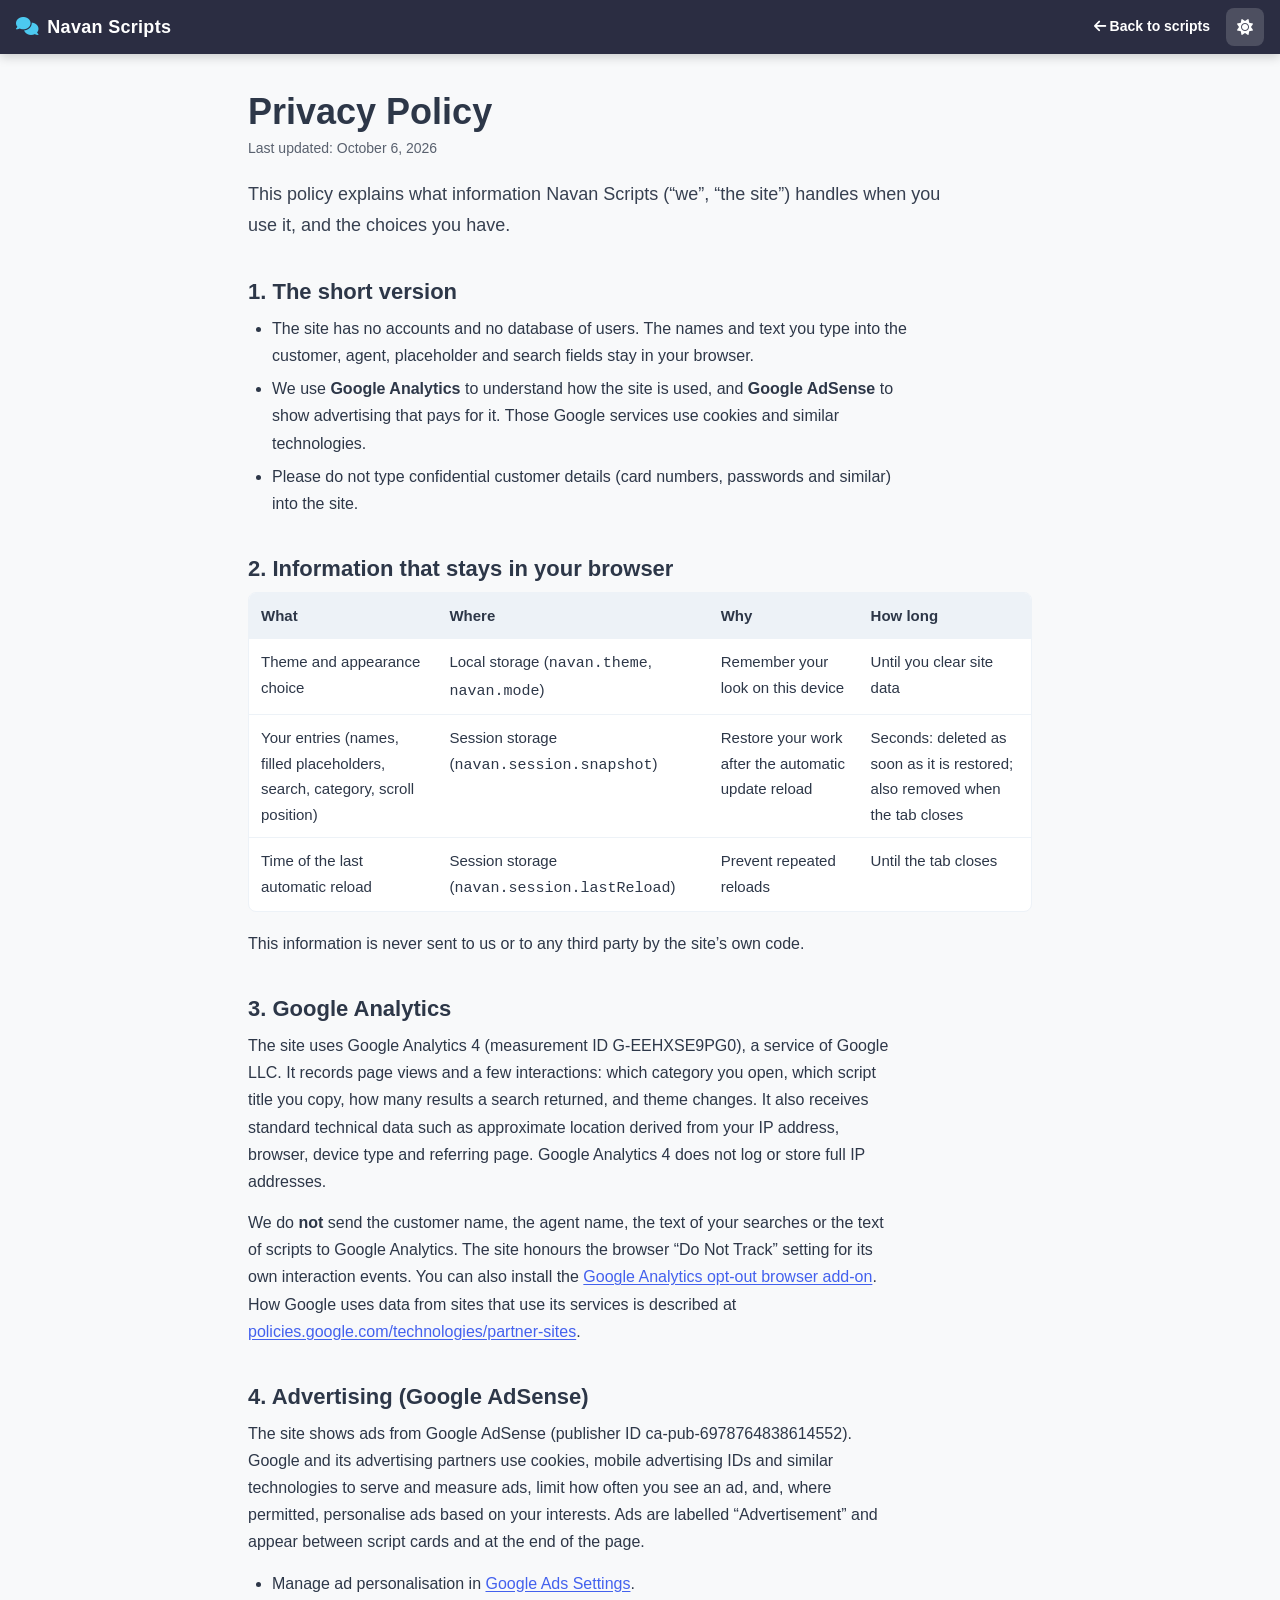
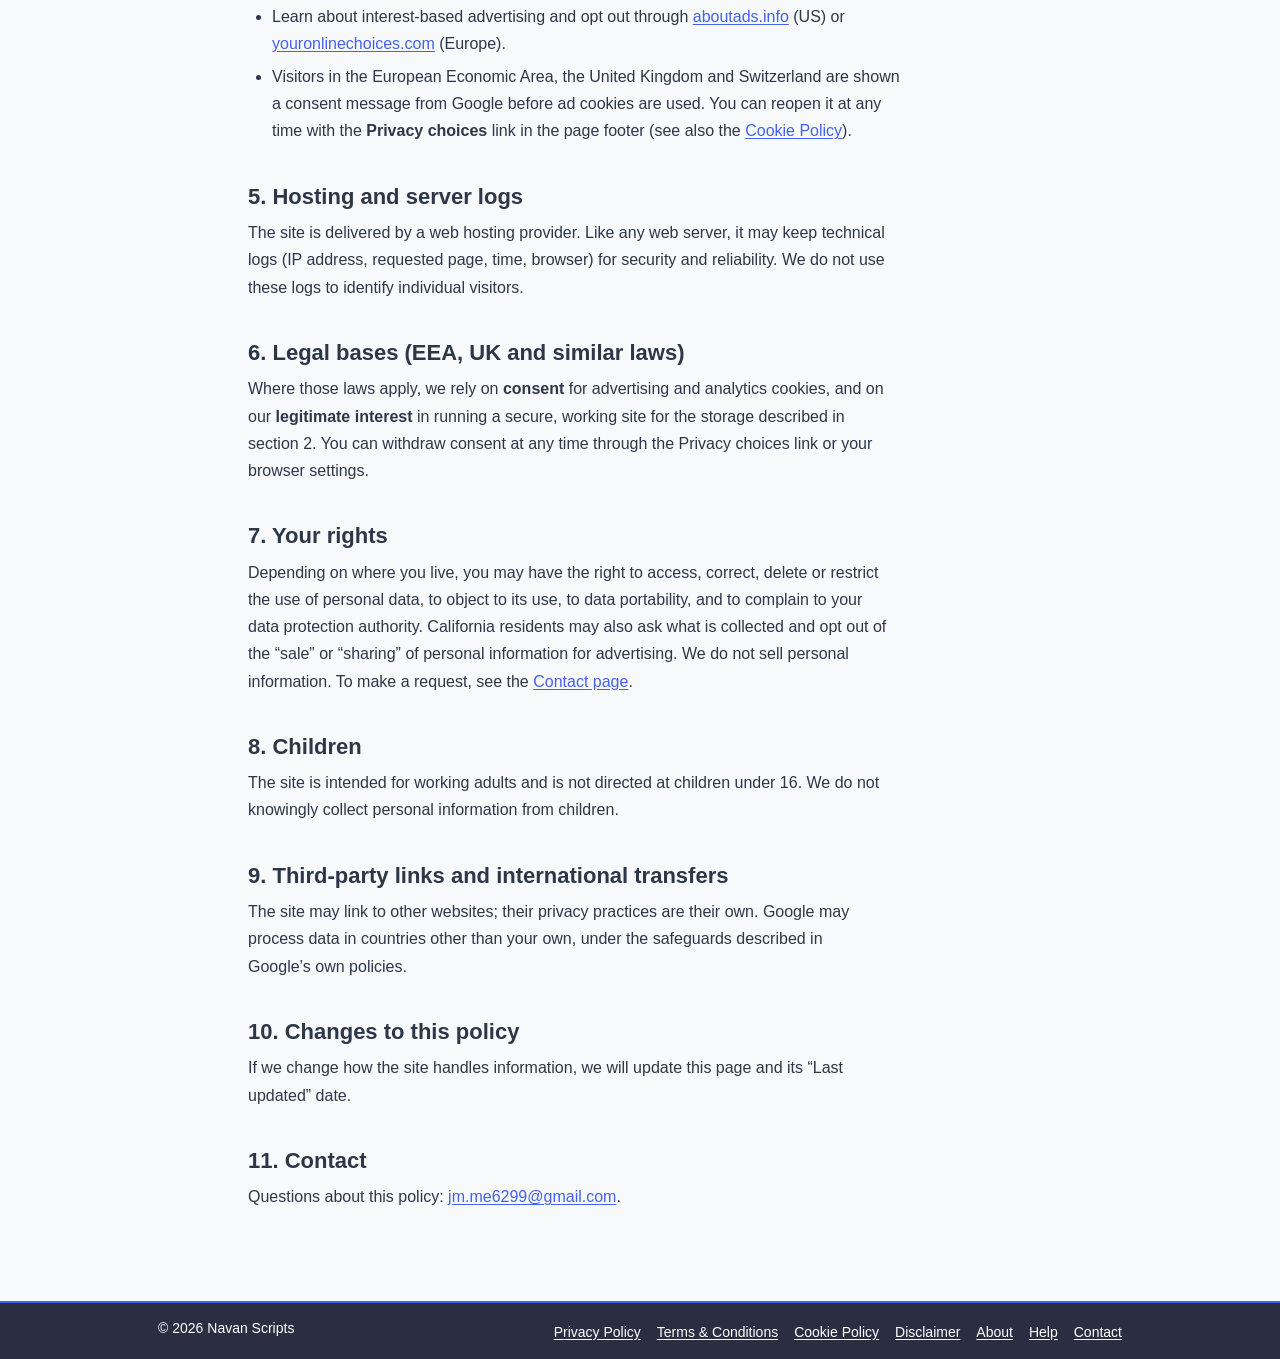
<file: privacy-policy.html>
<!DOCTYPE html>
<html lang="en">
<head>
    <meta charset="UTF-8">
    <meta name="viewport" content="width=device-width, initial-scale=1.0, viewport-fit=cover">
    <!-- Google tag (gtag.js) -->
    <script async src="https://www.googletagmanager.com/gtag/js?id=G-EEHXSE9PG0"></script>
    <script>
      window.dataLayer = window.dataLayer || [];
      function gtag(){dataLayer.push(arguments);}
      gtag('js', new Date());

      gtag('config', 'G-EEHXSE9PG0');
    </script>

    <title>Privacy Policy | Navan Scripts</title>
    <meta name="description" content="How Navan Scripts handles information: what stays in your browser, what Google Analytics and Google AdSense collect, and your choices.">
    <meta name="robots" content="index, follow">
    <meta name="theme-color" content="#2b2d42">
    <link rel="canonical" href="https://webtoolscript.pages.dev/privacy-policy.html">
    <link rel="icon" href="favicon.svg" type="image/svg+xml">
    <meta name="google-adsense-account" content="ca-pub-6978764838614552">
    <link rel="stylesheet" href="legal.css">
    <link rel="stylesheet" href="theme.css">
    <link href="https://cdnjs.cloudflare.com/ajax/libs/font-awesome/6.5.2/css/all.min.css" rel="stylesheet">
    <script src="theme-manager.js"></script>
</head>
<body>
    <a class="skip-link" href="#content">Skip to content</a>
    <header class="page-head">
        <a class="brand" href="./"><i class="fa-solid fa-comments" aria-hidden="true"></i><span>Navan Scripts</span></a>
        <div class="head-right">
            <a class="back" href="./"><i class="fa-solid fa-arrow-left" aria-hidden="true"></i> Back to scripts</a>
            <div class="theme-wrap">
                <button type="button" id="theme-toggle" class="theme-toggle" aria-haspopup="dialog" aria-expanded="false" aria-controls="theme-panel" aria-label="Theme settings"><i class="fa-solid fa-circle-half-stroke" aria-hidden="true"></i></button>
                <div id="theme-panel" class="theme-panel" role="dialog" aria-label="Theme settings" hidden></div>
            </div>
        </div>
    </header>
    <main class="page" id="content" tabindex="-1">
        <h1>Privacy Policy</h1>
        <p class="meta">Last updated: October 6, 2026</p>
        <p class="lead">This policy explains what information Navan Scripts (&ldquo;we&rdquo;, &ldquo;the site&rdquo;) handles when you use it, and the choices you have.</p>

        <h2>1. The short version</h2>
        <ul>
            <li>The site has no accounts and no database of users. The names and text you type into the customer, agent, placeholder and search fields stay in your browser.</li>
            <li>We use <strong>Google Analytics</strong> to understand how the site is used, and <strong>Google AdSense</strong> to show advertising that pays for it. Those Google services use cookies and similar technologies.</li>
            <li>Please do not type confidential customer details (card numbers, passwords and similar) into the site.</li>
        </ul>

        <h2>2. Information that stays in your browser</h2>
        <div class="table-wrap"><table>
            <thead><tr><th>What</th><th>Where</th><th>Why</th><th>How long</th></tr></thead>
            <tbody>
                <tr><td>Theme and appearance choice</td><td>Local storage (<code>navan.theme</code>, <code>navan.mode</code>)</td><td>Remember your look on this device</td><td>Until you clear site data</td></tr>
                <tr><td>Your entries (names, filled placeholders, search, category, scroll position)</td><td>Session storage (<code>navan.session.snapshot</code>)</td><td>Restore your work after the automatic update reload</td><td>Seconds: deleted as soon as it is restored; also removed when the tab closes</td></tr>
                <tr><td>Time of the last automatic reload</td><td>Session storage (<code>navan.session.lastReload</code>)</td><td>Prevent repeated reloads</td><td>Until the tab closes</td></tr>
            </tbody>
        </table></div>
        <p>This information is never sent to us or to any third party by the site&rsquo;s own code.</p>

        <h2>3. Google Analytics</h2>
        <p>The site uses Google Analytics 4 (measurement ID G-EEHXSE9PG0), a service of Google LLC. It records page views and a few interactions: which category you open, which script title you copy, how many results a search returned, and theme changes. It also receives standard technical data such as approximate location derived from your IP address, browser, device type and referring page. Google Analytics 4 does not log or store full IP addresses.</p>
        <p>We do <strong>not</strong> send the customer name, the agent name, the text of your searches or the text of scripts to Google Analytics. The site honours the browser &ldquo;Do Not Track&rdquo; setting for its own interaction events. You can also install the <a href="https://tools.google.com/dlpage/gaoptout" rel="noopener">Google Analytics opt-out browser add-on</a>. How Google uses data from sites that use its services is described at <a href="https://policies.google.com/technologies/partner-sites" rel="noopener">policies.google.com/technologies/partner-sites</a>.</p>

        <h2>4. Advertising (Google AdSense)</h2>
        <p>The site shows ads from Google AdSense (publisher ID ca-pub-6978764838614552). Google and its advertising partners use cookies, mobile advertising IDs and similar technologies to serve and measure ads, limit how often you see an ad, and, where permitted, personalise ads based on your interests. Ads are labelled &ldquo;Advertisement&rdquo; and appear between script cards and at the end of the page.</p>
        <ul>
            <li>Manage ad personalisation in <a href="https://adssettings.google.com" rel="noopener">Google Ads Settings</a>.</li>
            <li>Learn about interest-based advertising and opt out through <a href="https://www.aboutads.info" rel="noopener">aboutads.info</a> (US) or <a href="https://www.youronlinechoices.com" rel="noopener">youronlinechoices.com</a> (Europe).</li>
            <li>Visitors in the European Economic Area, the United Kingdom and Switzerland are shown a consent message from Google before ad cookies are used. You can reopen it at any time with the <strong>Privacy choices</strong> link in the page footer (see also the <a href="cookie-policy.html#choices">Cookie Policy</a>).</li>
        </ul>

        <h2>5. Hosting and server logs</h2>
        <p>The site is delivered by a web hosting provider. Like any web server, it may keep technical logs (IP address, requested page, time, browser) for security and reliability. We do not use these logs to identify individual visitors.</p>

        <h2>6. Legal bases (EEA, UK and similar laws)</h2>
        <p>Where those laws apply, we rely on <strong>consent</strong> for advertising and analytics cookies, and on our <strong>legitimate interest</strong> in running a secure, working site for the storage described in section 2. You can withdraw consent at any time through the Privacy choices link or your browser settings.</p>

        <h2>7. Your rights</h2>
        <p>Depending on where you live, you may have the right to access, correct, delete or restrict the use of personal data, to object to its use, to data portability, and to complain to your data protection authority. California residents may also ask what is collected and opt out of the &ldquo;sale&rdquo; or &ldquo;sharing&rdquo; of personal information for advertising. We do not sell personal information. To make a request, see the <a href="contact.html">Contact page</a>.</p>

        <h2>8. Children</h2>
        <p>The site is intended for working adults and is not directed at children under 16. We do not knowingly collect personal information from children.</p>

        <h2>9. Third-party links and international transfers</h2>
        <p>The site may link to other websites; their privacy practices are their own. Google may process data in countries other than your own, under the safeguards described in Google&rsquo;s own policies.</p>

        <h2>10. Changes to this policy</h2>
        <p>If we change how the site handles information, we will update this page and its &ldquo;Last updated&rdquo; date.</p>

        <h2>11. Contact</h2>
        <p>Questions about this policy: <a href="mailto:jm.me6299@gmail.com">jm.me6299@gmail.com</a>.</p>

    </main>
    <footer class="page-foot">
        <div class="foot-in">
            <p>&copy; <span id="y">2026</span> Navan Scripts</p>
            <nav aria-label="Site information">
                <a href="privacy-policy.html">Privacy Policy</a>
                <a href="terms-conditions.html">Terms &amp; Conditions</a>
                <a href="cookie-policy.html">Cookie Policy</a>
                <a href="adsense-disclaimer.html">Disclaimer</a>
                <a href="about.html">About</a>
                <a href="help.html">Help</a>
                <a href="contact.html">Contact</a>
            </nav>
        </div>
    </footer>
    <script>document.getElementById('y').textContent = new Date().getFullYear();</script>
</body>
</html>
</file>
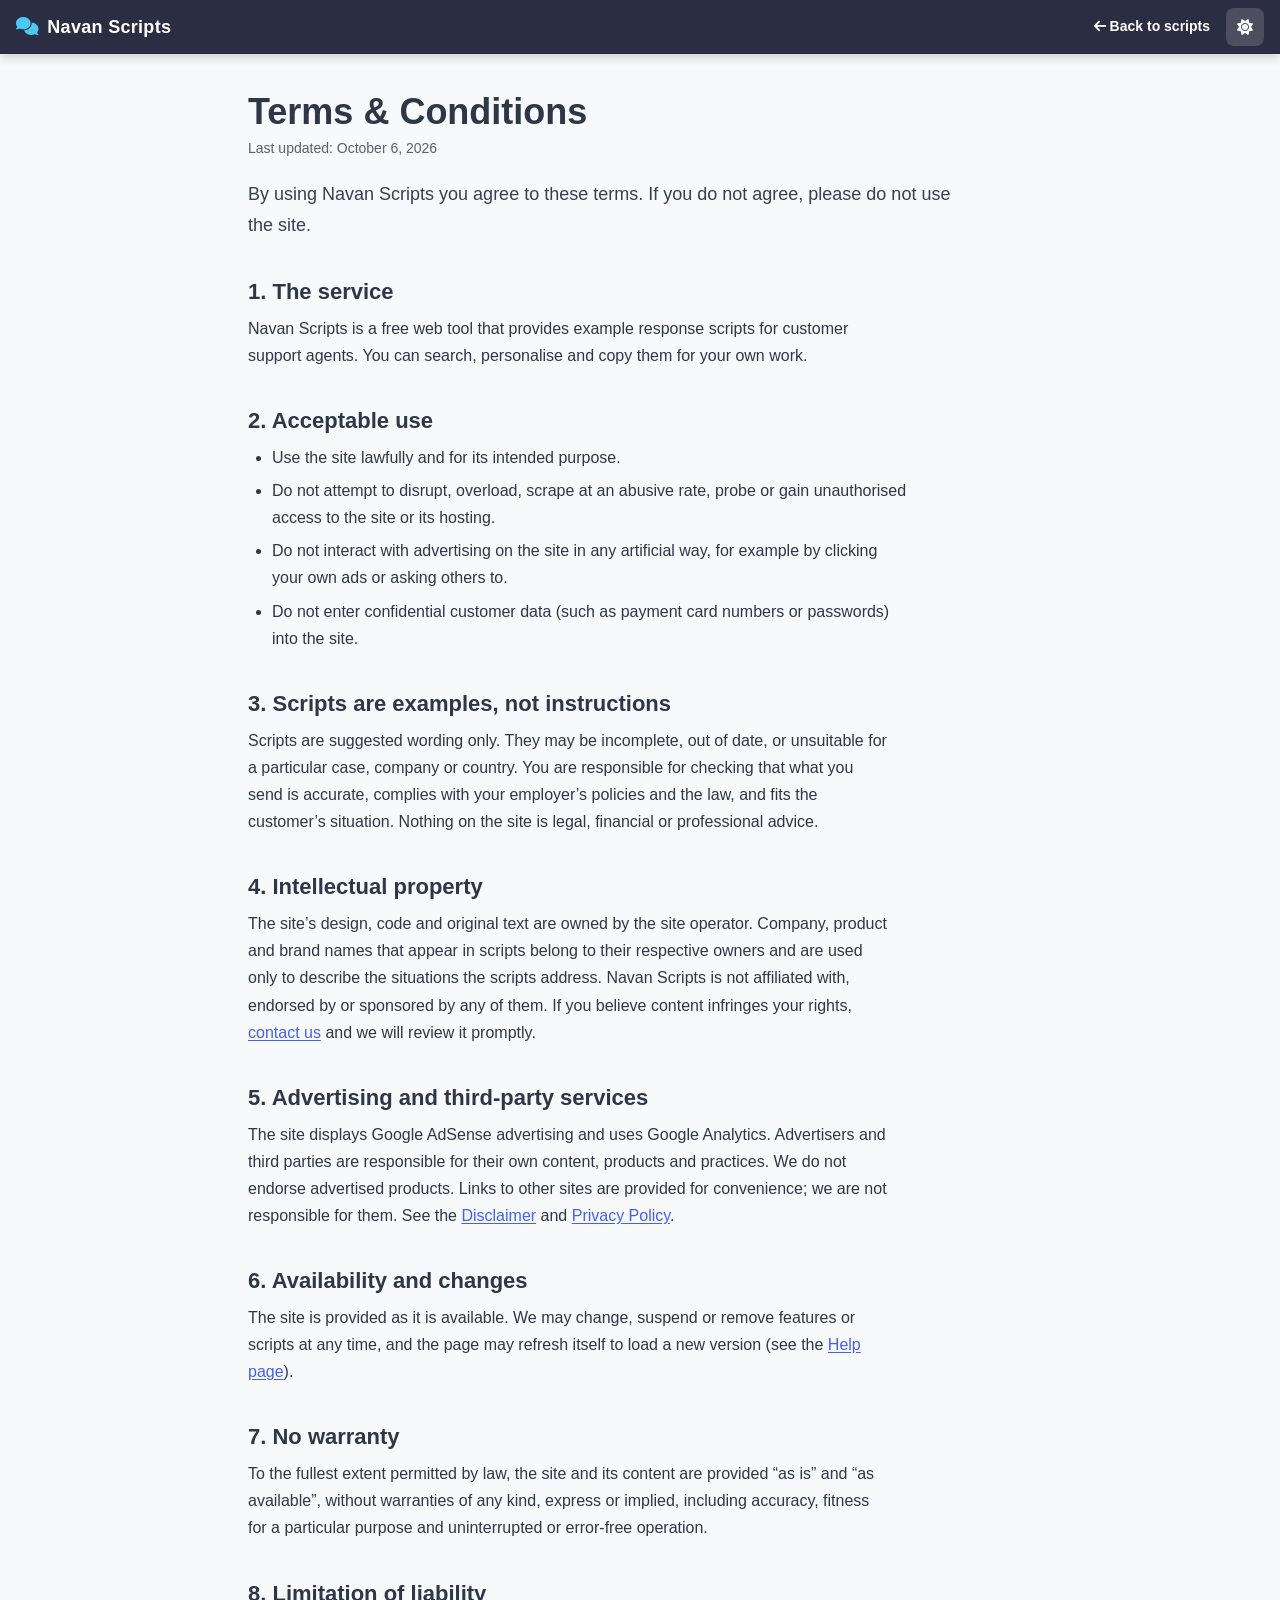
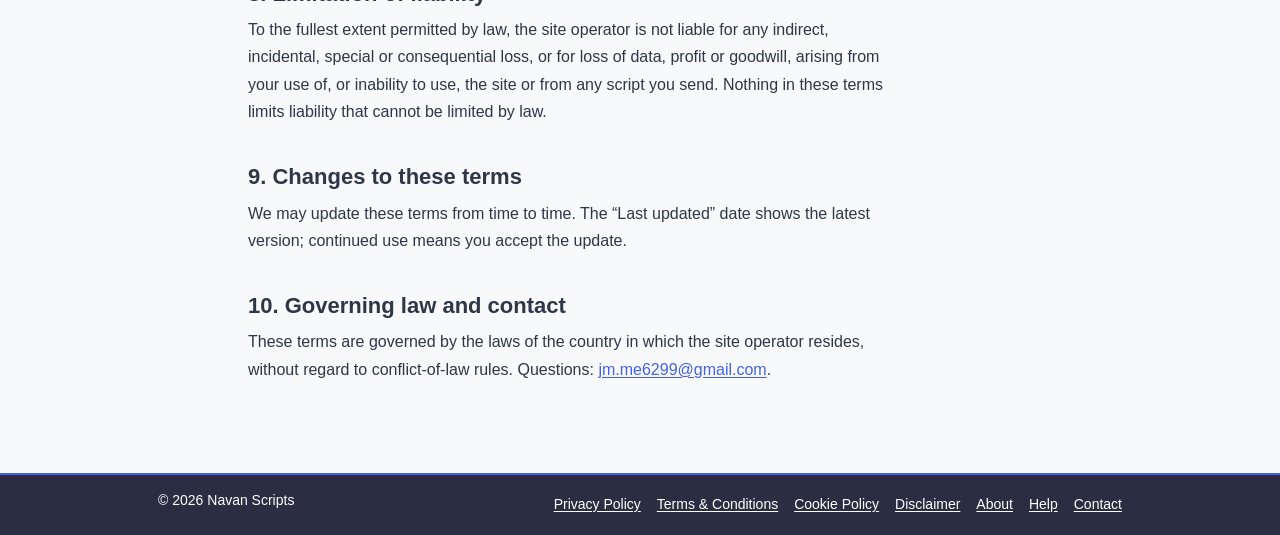
<file: terms-conditions.html>
<!DOCTYPE html>
<html lang="en">
<head>
    <meta charset="UTF-8">
    <meta name="viewport" content="width=device-width, initial-scale=1.0, viewport-fit=cover">
    <!-- Google tag (gtag.js) -->
    <script async src="https://www.googletagmanager.com/gtag/js?id=G-EEHXSE9PG0"></script>
    <script>
      window.dataLayer = window.dataLayer || [];
      function gtag(){dataLayer.push(arguments);}
      gtag('js', new Date());

      gtag('config', 'G-EEHXSE9PG0');
    </script>

    <title>Terms and Conditions | Navan Scripts</title>
    <meta name="description" content="The terms for using Navan Scripts: acceptable use, no warranty, intellectual property, advertising and limits of liability.">
    <meta name="robots" content="index, follow">
    <meta name="theme-color" content="#2b2d42">
    <link rel="canonical" href="https://webtoolscript.pages.dev/terms-conditions.html">
    <link rel="icon" href="favicon.svg" type="image/svg+xml">
    <meta name="google-adsense-account" content="ca-pub-6978764838614552">
    <link rel="stylesheet" href="legal.css">
    <link rel="stylesheet" href="theme.css">
    <link href="https://cdnjs.cloudflare.com/ajax/libs/font-awesome/6.5.2/css/all.min.css" rel="stylesheet">
    <script src="theme-manager.js"></script>
</head>
<body>
    <a class="skip-link" href="#content">Skip to content</a>
    <header class="page-head">
        <a class="brand" href="./"><i class="fa-solid fa-comments" aria-hidden="true"></i><span>Navan Scripts</span></a>
        <div class="head-right">
            <a class="back" href="./"><i class="fa-solid fa-arrow-left" aria-hidden="true"></i> Back to scripts</a>
            <div class="theme-wrap">
                <button type="button" id="theme-toggle" class="theme-toggle" aria-haspopup="dialog" aria-expanded="false" aria-controls="theme-panel" aria-label="Theme settings"><i class="fa-solid fa-circle-half-stroke" aria-hidden="true"></i></button>
                <div id="theme-panel" class="theme-panel" role="dialog" aria-label="Theme settings" hidden></div>
            </div>
        </div>
    </header>
    <main class="page" id="content" tabindex="-1">
        <h1>Terms &amp; Conditions</h1>
        <p class="meta">Last updated: October 6, 2026</p>
        <p class="lead">By using Navan Scripts you agree to these terms. If you do not agree, please do not use the site.</p>

        <h2>1. The service</h2>
        <p>Navan Scripts is a free web tool that provides example response scripts for customer support agents. You can search, personalise and copy them for your own work.</p>

        <h2>2. Acceptable use</h2>
        <ul>
            <li>Use the site lawfully and for its intended purpose.</li>
            <li>Do not attempt to disrupt, overload, scrape at an abusive rate, probe or gain unauthorised access to the site or its hosting.</li>
            <li>Do not interact with advertising on the site in any artificial way, for example by clicking your own ads or asking others to.</li>
            <li>Do not enter confidential customer data (such as payment card numbers or passwords) into the site.</li>
        </ul>

        <h2>3. Scripts are examples, not instructions</h2>
        <p>Scripts are suggested wording only. They may be incomplete, out of date, or unsuitable for a particular case, company or country. You are responsible for checking that what you send is accurate, complies with your employer&rsquo;s policies and the law, and fits the customer&rsquo;s situation. Nothing on the site is legal, financial or professional advice.</p>

        <h2>4. Intellectual property</h2>
        <p>The site&rsquo;s design, code and original text are owned by the site operator. Company, product and brand names that appear in scripts belong to their respective owners and are used only to describe the situations the scripts address. Navan Scripts is not affiliated with, endorsed by or sponsored by any of them. If you believe content infringes your rights, <a href="contact.html">contact us</a> and we will review it promptly.</p>

        <h2>5. Advertising and third-party services</h2>
        <p>The site displays Google AdSense advertising and uses Google Analytics. Advertisers and third parties are responsible for their own content, products and practices. We do not endorse advertised products. Links to other sites are provided for convenience; we are not responsible for them. See the <a href="adsense-disclaimer.html">Disclaimer</a> and <a href="privacy-policy.html">Privacy Policy</a>.</p>

        <h2>6. Availability and changes</h2>
        <p>The site is provided as it is available. We may change, suspend or remove features or scripts at any time, and the page may refresh itself to load a new version (see the <a href="help.html">Help page</a>).</p>

        <h2>7. No warranty</h2>
        <p>To the fullest extent permitted by law, the site and its content are provided &ldquo;as is&rdquo; and &ldquo;as available&rdquo;, without warranties of any kind, express or implied, including accuracy, fitness for a particular purpose and uninterrupted or error-free operation.</p>

        <h2>8. Limitation of liability</h2>
        <p>To the fullest extent permitted by law, the site operator is not liable for any indirect, incidental, special or consequential loss, or for loss of data, profit or goodwill, arising from your use of, or inability to use, the site or from any script you send. Nothing in these terms limits liability that cannot be limited by law.</p>

        <h2>9. Changes to these terms</h2>
        <p>We may update these terms from time to time. The &ldquo;Last updated&rdquo; date shows the latest version; continued use means you accept the update.</p>

        <h2>10. Governing law and contact</h2>
        <p>These terms are governed by the laws of the country in which the site operator resides, without regard to conflict-of-law rules. Questions: <a href="mailto:jm.me6299@gmail.com">jm.me6299@gmail.com</a>.</p>

    </main>
    <footer class="page-foot">
        <div class="foot-in">
            <p>&copy; <span id="y">2026</span> Navan Scripts</p>
            <nav aria-label="Site information">
                <a href="privacy-policy.html">Privacy Policy</a>
                <a href="terms-conditions.html">Terms &amp; Conditions</a>
                <a href="cookie-policy.html">Cookie Policy</a>
                <a href="adsense-disclaimer.html">Disclaimer</a>
                <a href="about.html">About</a>
                <a href="help.html">Help</a>
                <a href="contact.html">Contact</a>
            </nav>
        </div>
    </footer>
    <script>document.getElementById('y').textContent = new Date().getFullYear();</script>
</body>
</html>
</file>
<file: styles.css>
/* Navan Scripts V4. Brand palette = the V3 themes (set by theme-manager.js on <html>); these :root values are the Default-light fallback. */
:root {
  --primary-color: #4361ee; --secondary-color: #2b2d42; --background-color: #f8f9fa; --text-color: #2d3748; --accent-color: #4cc9f0;
  --success-color: #2cb67d; --warning-color: #ff9e00; --danger-color: #e63946; --card-bg: #ffffff; --light-gray: #edf2f7; --white: #ffffff;
  --on-primary: #ffffff; --on-secondary: #ffffff; --on-accent: #0f172a; --on-danger: #0f172a; --on-success: #0f172a;
  --manual-bg: rgba(67, 97, 238, .12); --manual-bg-hover: rgba(67, 97, 238, .22); --focus-ring: #4361ee;

  /* Tab-group colours: the brand hues, darkened until white 12px text passes WCAG AA (4.8:1 or better) */
  --g-flow: #4361ee; --g-rapport: #1f8159; --g-travel: #a16400; --g-risk: #d43440; --g-more: #5348c8;
  --e-flow: #4361ee; --e-rapport: #1f8159; --e-travel: #a16400; --e-risk: #d43440; --e-more: #5348c8;      /* card edge colours */

  --radius: 8px; --shadow: 0 3px 10px rgba(0, 0, 0, .12); --lift: rgba(0, 0, 0, .18);
  --fs-body: 14px; --fs-cap: 12px; --foot-h: 40px;
  color-scheme: light;
}
:root[data-theme="dark"] {
  --e-flow: #8fa2ff; --e-rapport: #4cc795; --e-travel: #f0b24a; --e-risk: #ff8a93; --e-more: #a79df5;
  --shadow: 0 3px 12px rgba(0, 0, 0, .4); --lift: rgba(0, 0, 0, .5);
}
[data-group="flow"] { --g: var(--g-flow); --ge: var(--e-flow); }
[data-group="rapport"] { --g: var(--g-rapport); --ge: var(--e-rapport); }
[data-group="travel"] { --g: var(--g-travel); --ge: var(--e-travel); }
[data-group="risk"] { --g: var(--g-risk); --ge: var(--e-risk); }
[data-group="more"] { --g: var(--g-more); --ge: var(--e-more); }

*, *::before, *::after { box-sizing: border-box; }
* { margin: 0; padding: 0; }
html { max-width: 100%; overflow-x: clip; scroll-padding-top: var(--top-h, 0px); scroll-padding-bottom: calc(var(--bottom-h, 90px) + 8px); }   /* keyboard focus and #anchors never land under the fixed bars */
body { font-family: 'Inter', -apple-system, BlinkMacSystemFont, 'Segoe UI', Roboto, sans-serif; background: var(--background-color); color: var(--text-color); line-height: 1.55; font-size: var(--fs-body); min-height: 100vh; max-width: 100%; overflow-x: clip; padding-bottom: var(--bottom-h, 90px); }   /* room for the fixed bottom bar */
button, input, select, textarea { font: inherit; color: inherit; }
button { cursor: pointer; }
:focus-visible { outline: 3px solid var(--focus-ring); outline-offset: 2px; }
.head-banner :focus-visible, .site-footer :focus-visible, .script-nav-container :focus-visible { outline-color: #ffd27a; }
.sr-only { position: absolute; width: 1px; height: 1px; margin: -1px; padding: 0; overflow: hidden; clip: rect(0, 0, 0, 0); white-space: nowrap; border: 0; }
.skip-link { position: absolute; left: 8px; top: -48px; z-index: 500; padding: 10px 14px; background: #fff; color: #0f172a; border-radius: var(--radius); font-weight: 600; }
.skip-link:focus { top: 8px; }

/* ===== Shell: the PAGE scrolls. Header + category rail are sticky at the top; About strip + footer are fixed at the bottom ===== */
.app-container { min-height: 100vh; }
.top-stack { position: sticky; top: 0; z-index: 120; }
.main-page { background: var(--background-color); }
.main-page:focus { outline: none; }
.bottom-bar { position: fixed; left: 0; right: 0; bottom: 0; z-index: 130; box-shadow: 0 -4px 14px rgba(0, 0, 0, .14); padding-bottom: env(safe-area-inset-bottom); background: var(--secondary-color); }

/* ===== Header ===== */
.head-banner { position: relative; z-index: 2; display: grid; align-items: center; gap: 8px; padding: 6px 14px; min-height: 56px; background: var(--secondary-color); color: var(--on-secondary); box-shadow: var(--shadow);
  grid-template-columns: minmax(150px, 200px) minmax(220px, 1fr) auto minmax(130px, 190px) minmax(130px, 190px) auto; grid-template-areas: "logo search reset cust agent theme"; }
.head-banner > * { min-width: 0; }
.head-logo { grid-area: logo; display: flex; align-items: center; gap: 8px; color: inherit; text-decoration: none; font-weight: 700; letter-spacing: .3px; font-size: 18px; white-space: nowrap; }
.head-logo i { color: var(--accent-color); font-size: 20px; }
.searchbar-group { grid-area: search; display: flex; align-items: center; gap: 2px; padding: 3px; border-radius: var(--radius); background: rgba(255, 255, 255, .14); border: 1px solid rgba(255, 255, 255, .18); transition: background-color .2s ease; }
@supports (background: color-mix(in srgb, red, blue)) { .searchbar-group, .agent-user-input { background: color-mix(in srgb, var(--on-secondary) 14%, transparent); border-color: color-mix(in srgb, var(--on-secondary) 22%, transparent); } }
.searchbar-group:focus-within, .agent-user-input:focus-within, .customer-input:focus-within { box-shadow: 0 0 0 2px rgba(255, 255, 255, .5); }
#search-input { flex: 1 1 0; min-width: 0; padding: 7px 10px; border: 0; background: transparent; color: var(--on-secondary); outline: none; font-size: 14px; }
input[type="search"]::-webkit-search-cancel-button { display: none; }
#search-input::placeholder, #user::placeholder { color: var(--on-secondary); opacity: .72; }
.search-clear-btn { flex: none; width: 28px; height: 28px; border: 0; border-radius: 50%; background: transparent; color: var(--on-secondary); }
.search-clear-btn:hover { background: rgba(255, 255, 255, .2); }
#search-action { flex: none; width: 36px; height: 32px; border: 0; border-radius: 6px; background: var(--primary-color); color: var(--on-primary); transition: transform .15s ease, filter .15s ease; }
#search-action:hover { filter: brightness(1.12); transform: scale(1.05); }
.script-canvas-reset { grid-area: reset; }
.script-canvas-reset button { width: 38px; height: 38px; border: 0; border-radius: var(--radius); display: inline-flex; align-items: center; justify-content: center; transition: transform .15s ease, filter .15s ease; }
.script-canvas-reset button { background: var(--danger-solid, var(--danger-color)); color: #fff; }
.script-canvas-reset button:hover { filter: brightness(1.12); transform: scale(1.05); }
.agent-user-input, .customer-input { display: flex; align-items: center; gap: 6px; padding: 3px 10px; border-radius: var(--radius); border: 1px solid transparent; }
.customer-input { grid-area: cust; background: var(--accent-color); color: var(--on-accent); }
.agent-user-input { grid-area: agent; background: rgba(255, 255, 255, .14); border-color: rgba(255, 255, 255, .18); color: var(--on-secondary); }
#customer, #user { flex: 1; min-width: 0; width: 100%; padding: 6px 2px; border: 0; background: transparent; outline: none; font-size: 14px; }
#customer { color: var(--on-accent); }
#customer::placeholder { color: var(--on-accent); opacity: .72; }
#user { color: var(--on-secondary); }
.theme-wrap { grid-area: theme; position: relative; }

/* ===== Script tabs: one small chip per tab, coloured by its group, in a two-row rail =====
   When the chips need more rows the rail grows downward over the page (no layout shift) by exactly the missing rows.
   Sizes are variables: --tb-h is the chip height, --tb-px its side padding, --tb-max its maximum width. */
.script-nav-container { --tb-h: 20px; --tb-gap: 6px; --tb-row-gap: 7px; --tb-px: 8px; --tb-font: 12px; --tb-max: 240px;
  position: relative; z-index: 1; height: var(--rail-h, auto); background: var(--secondary-color); }
.tab-rail { position: absolute; left: 0; right: 0; top: 0; display: flex; align-items: flex-start; gap: 8px; padding: 8px 12px 10px; background: inherit; border-bottom: 3px solid var(--primary-color); box-shadow: 0 2px 8px rgba(0, 0, 0, .2); transition: box-shadow .35s ease; }
.tab-rail.is-open { box-shadow: 0 18px 32px rgba(0, 0, 0, .42), 0 2px 8px rgba(0, 0, 0, .2); }
/* the clip is the window: 2 rows when closed, every row when open. 4px of padding (cancelled by the margin) keeps rings and badges from being cut off */
.tab-clip { flex: 1 1 0; min-width: 0; margin: -4px; padding: 4px; overflow: hidden; height: calc(var(--clip-h) + 8px); transition: height .38s cubic-bezier(.22, .8, .2, 1); scrollbar-width: thin; }
.tab-clip.is-scroll { overflow-y: auto; overscroll-behavior: contain; }
.tab-list { position: relative; display: flex; flex-wrap: wrap; gap: var(--tb-row-gap) var(--tb-gap); transform: translateY(calc(var(--shift, 0px) * -1)); transition: transform .38s cubic-bezier(.22, .8, .2, 1); }
.tab-rail.is-measuring .tab-clip { height: auto !important; }
.tab-rail.is-measuring .tab-list { transform: none !important; }
.tab-rail.no-anim, .tab-rail.no-anim * { transition: none !important; }

.script-nav-container .tab-list .tab-btn { position: relative; display: inline-flex; align-items: center; flex: none; max-width: min(var(--tb-max), 100%); height: var(--tb-h); margin: 0; padding: 0 var(--tb-px); border: 0; border-radius: 6px;
  background: var(--g); color: #fff; font-size: var(--tb-font); font-weight: 600; line-height: 1; white-space: nowrap; box-shadow: none; transition: transform .18s cubic-bezier(.2, .8, .2, 1), box-shadow .2s ease; }
:root[data-theme="dark"] .script-nav-container .tab-list .tab-btn { box-shadow: inset 0 0 0 1px rgba(255, 255, 255, .22); }
.tab-btn > span:first-child { min-width: 0; overflow: hidden; text-overflow: ellipsis; }
.script-nav-container .tab-list .tab-btn:hover:not(.active) { box-shadow: 0 0 0 2px rgba(255, 255, 255, .75); transform: translateY(-1px); }
.script-nav-container .tab-list .tab-btn.active { font-weight: 700; box-shadow: 0 0 0 2px #fff, 0 0 0 4px rgba(0, 0, 0, .3); }   /* ring + weight: not colour alone */
.script-nav-container .tab-list .tab-btn:active { transform: scale(.97); }
.nav-badge { position: absolute; top: -5px; right: -5px; width: 12px; height: 12px; display: flex; align-items: center; justify-content: center; border-radius: 50%; background: #8bff8b; color: #0b3d1e; font-size: 9px; font-weight: 800; line-height: 1; box-shadow: 0 0 0 2px var(--g, var(--secondary-color)); animation: pulse 1.5s infinite; }
@keyframes pulse { 0%, 100% { transform: scale(1); } 50% { transform: scale(1.18); } }

.script-nav-container .tab-toggle { position: relative; flex: none; display: inline-flex; align-items: center; justify-content: center; gap: 5px; width: 64px; height: var(--tb-h); border: 1px solid rgba(255, 255, 255, .6); border-radius: 6px;
  background: rgba(0, 0, 0, .35); color: #fff; font-size: var(--tb-font); font-weight: 600; line-height: 1; transition: background-color .2s ease, transform .18s ease; }
.script-nav-container .tab-toggle[hidden] { display: none; }
.script-nav-container .tab-toggle:hover { background: rgba(0, 0, 0, .55); }
.script-nav-container .tab-toggle:active { transform: scale(.96); }
.script-nav-container .tab-toggle i { font-size: 9px; transition: transform .38s cubic-bezier(.22, .8, .2, 1); }
.tab-rail.is-open .tab-toggle i { transform: rotate(180deg); }
@keyframes tab-drop { from { opacity: 0; transform: translateY(-8px) scale(.94); } to { opacity: 1; transform: none; } }
.tab-rail.is-open .tab-btn[data-extra] { animation: tab-drop .32s cubic-bezier(.2, .8, .2, 1) backwards; animation-delay: calc(min(var(--n, 0), 14) * 16ms + 60ms); }
@media (max-width: 768px) { .script-nav-container { --tb-h: 22px; } }
@media (max-width: 480px) { .script-nav-container { --tb-font: 11px; --tb-px: 6px; --tb-max: 100%; } }
@media (pointer: coarse) {                                              /* invisible hit area: the visible chip stays small, the real target is about 34px */
  .script-nav-container { --tb-row-gap: 10px; --tb-gap: 7px; }
  .tab-list .tab-btn::after, .tab-toggle::after { content: ""; position: absolute; inset: -5px -3px; }
}
.skeleton-tabs { display: flex; flex-wrap: wrap; gap: 7px 6px; padding: 8px 12px 10px; }
.skeleton-tabs span { width: 84px; height: 20px; border-radius: 6px; }

/* ===== Script canvas ===== */
.script-canvas { padding: 14px 16px 8px; }
.script-module { display: none; }
.script-module.active { display: grid; grid-template-columns: minmax(150px, 1fr) 3fr; gap: 10px 0; margin: 4px 0 12px; border-radius: var(--radius); animation: fade-in .3s ease; }
@keyframes fade-in { from { opacity: 0; transform: translateY(8px); } to { opacity: 1; transform: none; } }
.script-title { display: none; }
.script-title.active { grid-column: 1; display: flex; flex-direction: column; justify-content: center; gap: 6px; padding: 16px; text-align: center; background: var(--g, var(--primary-color)); color: #fff; border-radius: var(--radius) 0 0 var(--radius); box-shadow: var(--shadow); }
.script-title h4 { font-size: 15px; font-weight: 700; line-height: 1.3; overflow-wrap: anywhere; }
.script-title p { font-size: 13px; font-weight: 500; font-style: italic; color: rgba(255, 255, 255, .92); }
.script-card-sub { display: none; }
.script-card-sub.active { grid-column: 2; display: flex; flex-direction: column; gap: 6px; min-width: 0; }
.card-module { position: relative; flex-grow: 1; display: flex; flex-direction: column; justify-content: center; padding: 12px 44px 12px 16px; border: 1px solid var(--light-gray); border-left: 6px solid var(--ge, var(--primary-color)); border-radius: 0 var(--radius) var(--radius) 0;
  background: var(--card-bg); color: var(--text-color); text-align: left; line-height: 1.55; box-shadow: var(--shadow); cursor: pointer; transition: transform .2s ease, box-shadow .2s ease; }
.card-module:hover { transform: translateX(4px); box-shadow: 0 6px 16px var(--lift); }
.card-module.copying { pointer-events: none; box-shadow: 0 0 0 2px var(--success-color), var(--shadow); }
.card-module.has-banner { padding-top: 24px; }
.card-content { position: relative; width: 100%; overflow-wrap: anywhere; }
.card-module[data-status]::after { content: attr(data-status); align-self: flex-end; margin-top: 6px; font-size: var(--fs-cap); color: var(--text-color); opacity: .72; }
.card-module[data-ready]::after { opacity: 1; font-weight: 600; }
.card-module[data-ready] { border-top-color: color-mix(in srgb, var(--success-color) 55%, var(--light-gray)); border-right-color: color-mix(in srgb, var(--success-color) 55%, var(--light-gray)); border-bottom-color: color-mix(in srgb, var(--success-color) 55%, var(--light-gray)); }   /* the left edge keeps the group colour */

.manual-edit { position: relative; display: inline-block; min-width: 60px; padding: 1px 6px; border-radius: 4px; background: var(--manual-bg); outline: 1px dashed var(--primary-color); outline-offset: -1px; cursor: text; transition: background-color .2s ease; }
.manual-edit:hover { background: var(--manual-bg-hover); }
.manual-edit.editing { background: var(--card-bg); outline: 2px solid var(--primary-color); box-shadow: 0 2px 8px rgba(0, 0, 0, .18); }
.module-reset-button { position: absolute; top: 8px; right: 10px; width: 28px; height: 28px; display: inline-flex; align-items: center; justify-content: center; border: 0; border-radius: 50%; background: var(--danger-solid, var(--danger-color)); color: #fff; font-size: 12px; transition: filter .2s ease, transform .2s ease; }
.module-reset-button:hover { filter: brightness(1.15); transform: scale(1.08); }
.timestamp-banner { position: absolute; top: 0; left: 0; padding: 2px 7px; font-size: 10px; font-weight: 700; letter-spacing: .03em; color: #fff; border-radius: 0 0 6px 0; box-shadow: 1px 1px 3px rgba(0, 0, 0, .3); animation: blink 1.4s infinite alternate; z-index: 2; }
.new-banner { background: #1f8159; }
.updated-banner { background: #4361ee; }
@keyframes blink { from { opacity: .72; } to { opacity: 1; } }
.copy-tooltip { position: fixed; z-index: 9999; padding: 6px 12px; border-radius: 6px; background: var(--primary-color); color: var(--on-primary); font-size: 12px; font-weight: 600; pointer-events: none; white-space: nowrap; opacity: 0; transform: translateY(6px); transition: opacity .15s ease, transform .15s ease; box-shadow: 0 4px 12px rgba(0, 0, 0, .25); display: none; }
.copy-tooltip.show { display: block; opacity: 1; transform: none; }
.copy-tooltip.error { background: var(--danger-solid, var(--danger-color)); color: #fff; }

/* ===== States: loading skeleton, empty search, load error ===== */
.skeleton { display: grid; gap: 14px; padding: 4px 0; }
.sk-row { display: grid; grid-template-columns: minmax(150px, 1fr) 3fr; gap: 10px 0; }
.sk-title, .sk-card, .skeleton-tabs span { border-radius: var(--radius); background: linear-gradient(90deg, rgba(128, 140, 152, .16) 25%, rgba(128, 140, 152, .3) 37%, rgba(128, 140, 152, .16) 63%); background-size: 400% 100%; animation: shimmer 1.4s ease infinite; }
.skeleton-tabs span { background-color: transparent; }
.sk-title { min-height: 96px; } .sk-stack { display: grid; gap: 6px; } .sk-card { height: 62px; }
@keyframes shimmer { from { background-position: 100% 0; } to { background-position: 0 0; } }
.no-search-results, .load-error { display: none; padding: 40px 20px; text-align: center; }
.no-search-results i, .load-error i { font-size: 28px; opacity: .6; margin-bottom: 8px; }
.search-active .no-search-results.show, .load-error.show { display: block; }
.load-error button { margin-top: 12px; padding: 8px 18px; border: 0; border-radius: var(--radius); background: var(--primary-color); color: var(--on-primary); font-weight: 600; }
.search-count { padding: 6px 16px 0; font-size: var(--fs-cap); opacity: .8; }
.search-count:empty { display: none; }

/* ===== Ads: labelled boxes that stay at zero height (but keep their width, so AdSense can size them) until a unit is filled ===== */
.ad-slot { margin: 0; padding: 0; border: 0 solid transparent; max-height: 0; overflow: hidden; opacity: 0; text-align: center; transition: max-height .5s ease, opacity .4s ease, margin .5s ease, padding .5s ease; }
.ad-slot.is-filled { max-height: 620px; opacity: 1; margin: 18px 0; padding: 8px; border: 1px solid var(--light-gray); border-radius: var(--radius); background: var(--card-bg); }
.ad-slot.is-empty, .ad-slot[hidden] { display: none; }
.ad-slot ins.adsbygoogle[data-ad-status="unfilled"] { display: none !important; }
.ad-label { display: block; margin-bottom: 4px; font-size: 11px; letter-spacing: .08em; text-transform: uppercase; color: var(--text-color); opacity: .82; }
.ad-feed { grid-column: 1 / -1; flex: none; }
.ad-end.is-filled { margin: 8px 16px 16px; }
.search-active .ad-feed, .search-active .ad-end { display: none; }

/* ===== About strip: one full-width line above the footer (two on narrow screens) ===== */
.site-intro { padding: 5px 16px; background: var(--card-bg); color: var(--text-color); border-top: 1px solid var(--light-gray); font-size: 12px; line-height: 1.4; }
.site-intro p { margin: 0; max-width: none; }
.site-intro a { color: var(--link, var(--primary-color)); font-weight: 600; }
.site-intro .short { display: none; }
.bottom-bar.legal-open .site-intro { display: none; }                /* phones: the opened Legal list takes the strip's place */

/* ===== Footer: fixed, always visible ===== */
.site-footer { background: var(--secondary-color); color: var(--on-secondary); border-top: 2px solid var(--primary-color); }
.footer-bottom { display: flex; flex-wrap: wrap; align-items: center; justify-content: space-between; gap: 4px 16px; padding: 8px 16px; font-size: var(--fs-cap); min-height: var(--foot-h); }
.footer-actions { display: flex; flex-wrap: wrap; align-items: center; gap: 2px 14px; }
.footer-actions a, .legal-links a { color: inherit; text-decoration: underline; text-underline-offset: 2px; padding: 4px 0; }
.footer-actions a:hover, .legal-links a:hover { text-decoration-thickness: 2px; }
.legal-links { display: flex; flex-wrap: wrap; gap: 2px 14px; }
.legal-toggle { display: none; padding: 5px 12px; border: 1px solid rgba(255, 255, 255, .55); border-radius: 6px; background: transparent; color: inherit; font-size: var(--fs-cap); font-weight: 600; }
.toast { position: fixed; left: 16px; bottom: calc(var(--bottom-h, 90px) + 14px); z-index: 400; max-width: min(420px, calc(100vw - 32px)); padding: 10px 14px; border-radius: 10px; background: #1a252f; color: #fff; font-size: 14px; line-height: 1.4; border: 1px solid rgba(255, 255, 255, .35); box-shadow: 0 10px 28px rgba(0, 0, 0, .45); opacity: 0; transform: translateY(8px); pointer-events: none; transition: opacity .25s ease, transform .25s ease; }
.toast.show { opacity: 1; transform: none; pointer-events: auto; }
.toast button { margin-left: 12px; min-height: 32px; padding: 0 14px; border: 0; border-radius: 8px; background: #fff; color: #1c2630; font-weight: 600; }

/* ===== Small screens ===== */
@media (max-width: 1099px) {
  .head-banner { grid-template-columns: minmax(0, 1.1fr) minmax(0, 1fr) 40px 40px; grid-template-areas: "logo search search search" "cust agent reset theme"; }
  .script-canvas-reset button { width: 40px; height: 40px; }
}
@media (max-width: 768px) {
  .head-banner { padding: 6px 8px; gap: 6px; }
  .script-canvas { padding: 8px 8px 4px; }
  .script-module.active { grid-template-columns: 1fr; gap: 0; }
  .script-title.active { grid-column: 1; flex-direction: row; flex-wrap: wrap; justify-content: flex-start; align-items: center; gap: 2px 10px; margin-top: 12px; padding: 10px 14px; text-align: left; border-radius: var(--radius) var(--radius) 0 0; }
  .script-card-sub.active { grid-column: 1; gap: 0; }
  .card-module { border-radius: 0; margin-bottom: -1px; font-size: 16px; }
  .card-module:hover { transform: none; }
  .sk-row { grid-template-columns: 1fr; }
  input, select, textarea { font-size: 16px; }
  .site-intro { padding: 4px 12px; }
  .site-intro .long { display: none; }
  .site-intro .short { display: inline; }
  .legal-toggle { display: inline-flex; }
  .legal-links { display: none; width: 100%; }
  .legal-links.open { display: flex; }
  .footer-bottom { padding: 6px 12px; gap: 2px 12px; }
  #footer-meta { display: none; }                                  /* keep the phone footer to one line; the counts are in the About page text */
  .toast { left: 12px; right: 12px; max-width: none; }
}
@media (max-width: 480px) { .to-top { display: none; } }
@media (max-height: 520px) {                                           /* the stack would eat the screen: header scrolls away, About strip hides */
  .top-stack { display: contents; }                                /* header scrolls away; the rail alone stays sticky */
  .site-intro { display: none; }
  .script-nav-container { position: sticky; top: 0; z-index: 110; }
}
@media (prefers-reduced-motion: reduce) { *, *::before, *::after { animation: none !important; transition: none !important; scroll-behavior: auto !important; } }
@media print { .top-stack, .bottom-bar, .ad-slot, .module-reset-button { display: none !important; } body { padding-bottom: 0; } }
</file>
<file: theme.css>
/* Theme button + panel (shared by the app and the static pages). Colours come from the variables theme-manager.js sets on <html>. */
html.theme-anim, html.theme-anim *, html.theme-anim *::before, html.theme-anim *::after { transition: background-color .3s ease, color .3s ease, border-color .3s ease, box-shadow .3s ease !important; }

.theme-toggle { width: 38px; height: 38px; border: 0; border-radius: var(--radius); display: inline-flex; align-items: center; justify-content: center; background: rgba(255, 255, 255, .16); color: var(--on-secondary); font-size: 16px; cursor: pointer; transition: transform .15s ease, filter .15s ease; }
.theme-toggle:hover { filter: brightness(1.12); transform: scale(1.05); }
@media (max-width: 1099px) { .theme-toggle { width: 40px; height: 40px; } }
.theme-panel { position: absolute; right: 0; top: calc(100% + 10px); z-index: 300; width: 270px; padding: 14px; background: var(--card-bg); color: var(--text-color); border: 1px solid var(--light-gray); border-radius: 12px; box-shadow: 0 14px 34px var(--lift); }
.theme-panel[hidden] { display: none; }
.theme-panel::before { content: ""; position: absolute; right: 13px; top: -7px; width: 12px; height: 12px; background: var(--card-bg); border-left: 1px solid var(--light-gray); border-top: 1px solid var(--light-gray); transform: rotate(45deg); }
.tp-h { font-size: 12px; font-weight: 700; letter-spacing: .06em; text-transform: uppercase; opacity: .75; margin: 2px 0 8px; }
.tp-h:not(:first-child) { margin-top: 14px; }
.tp-seg { display: grid; grid-template-columns: repeat(3, 1fr); gap: 4px; padding: 4px; border-radius: 10px; background: var(--light-gray); }
.tp-opt { display: inline-flex; flex-direction: column; align-items: center; gap: 3px; padding: 7px 4px; border: 0; border-radius: 7px; background: transparent; font-size: 12px; font-weight: 600; }
.tp-opt.on { background: var(--primary-color); color: var(--on-primary); box-shadow: 0 2px 6px rgba(0, 0, 0, .2); }
.tp-opt:hover:not(.on), .tp-theme:hover:not(.on) { background: rgba(128, 140, 152, .22); }
.tp-themes { display: grid; grid-template-columns: 1fr 1fr; gap: 6px; }
.tp-theme { display: flex; align-items: center; gap: 8px; padding: 8px 10px; border: 2px solid transparent; border-radius: 8px; background: var(--light-gray); font-size: 13px; font-weight: 600; text-align: left; }
.tp-theme.on { border-color: var(--primary-color); }
.tp-sw { flex: none; width: 20px; height: 20px; border-radius: 50%; border: 2px solid var(--card-bg); box-shadow: 0 0 0 1px rgba(128, 140, 152, .5); }
.tp-reset { margin-top: 14px; width: 100%; padding: 8px; border: 1px solid var(--light-gray); border-radius: 8px; background: transparent; font-size: 13px; font-weight: 600; }
.tp-reset:hover { background: var(--light-gray); }

@media (max-width: 768px) {
  .theme-panel { position: fixed; right: 8px; left: 8px; top: auto; bottom: calc(var(--bottom-h, 90px) + 10px); width: auto; }
  .theme-panel::before { display: none; }
}
</file>
<file: legal.css>
/* Shared style for the static pages (about, help, contact, legal). Colours come from the theme variables set by theme-manager.js. */
:root { --primary-color: #4361ee; --secondary-color: #2b2d42; --background-color: #f8f9fa; --text-color: #2d3748; --accent-color: #4cc9f0; --card-bg: #ffffff; --light-gray: #edf2f7;
  --on-primary: #ffffff; --on-secondary: #ffffff; --link: #4361ee; --focus-ring: #4361ee; --radius: 8px; color-scheme: light; }
*, *::before, *::after { box-sizing: border-box; }
html { scroll-behavior: smooth; }
body { margin: 0; font-family: 'Inter', -apple-system, BlinkMacSystemFont, 'Segoe UI', Roboto, sans-serif; background: var(--background-color); color: var(--text-color); line-height: 1.7; font-size: 16px; }
:focus-visible { outline: 3px solid var(--focus-ring); outline-offset: 2px; }
.page-head :focus-visible, .page-foot :focus-visible { outline-color: #ffd27a; }
.skip-link { position: absolute; left: 8px; top: -48px; z-index: 500; padding: 10px 14px; background: #fff; color: #0f172a; border-radius: var(--radius); font-weight: 600; }
.skip-link:focus { top: 8px; }
.page-head { position: sticky; top: 0; z-index: 60; display: flex; align-items: center; justify-content: space-between; gap: 12px; padding: 8px 16px; background: var(--secondary-color); color: var(--on-secondary); box-shadow: 0 3px 10px rgba(0, 0, 0, .18); }
.brand { display: inline-flex; align-items: center; gap: 8px; color: inherit; text-decoration: none; font-weight: 700; font-size: 18px; letter-spacing: .3px; }
.brand i { color: var(--accent-color); }
.head-right { display: flex; align-items: center; gap: 14px; }
.back { color: inherit; text-decoration: none; font-size: 14px; font-weight: 600; padding: 6px 2px; }
.back:hover { text-decoration: underline; }
.theme-wrap { position: relative; }
.page { max-width: 820px; margin: 0 auto; padding: 30px 18px 56px; }
.page:focus { outline: none; }
h1 { font-size: clamp(26px, 5vw, 36px); line-height: 1.2; margin: 6px 0 4px; }
h2 { font-size: 22px; line-height: 1.3; margin: 34px 0 8px; padding-top: 4px; }
h3 { font-size: 17px; margin: 22px 0 6px; }
p, li { max-width: 72ch; }
p { margin: 0 0 14px; }
ul, ol { margin: 0 0 14px; padding-left: 24px; }
li { margin-bottom: 6px; }
a { color: var(--link); text-underline-offset: 2px; }
a:hover { text-decoration-thickness: 2px; }
.meta { font-size: 14px; opacity: .78; margin-bottom: 18px; }
.lead { font-size: 18px; opacity: .95; }
.callout { margin: 18px 0; padding: 14px 18px; background: var(--card-bg); border: 1px solid var(--light-gray); border-left: 5px solid var(--primary-color); border-radius: 0 var(--radius) var(--radius) 0; }
.callout p:last-child { margin-bottom: 0; }
.table-wrap { overflow-x: auto; margin: 0 0 18px; border: 1px solid var(--light-gray); border-radius: var(--radius); background: var(--card-bg); }
table { width: 100%; border-collapse: collapse; font-size: 15px; min-width: 560px; }
th, td { padding: 10px 12px; text-align: left; vertical-align: top; border-bottom: 1px solid var(--light-gray); }
th { background: var(--light-gray); font-weight: 700; }
tr:last-child td { border-bottom: 0; }
kbd { padding: 1px 7px; border: 1px solid var(--light-gray); border-bottom-width: 2px; border-radius: 5px; background: var(--card-bg); font: 600 13px/1.6 ui-monospace, SFMono-Regular, Menlo, Consolas, monospace; }
.chips { display: flex; flex-wrap: wrap; gap: 8px; margin: 0 0 16px; }
.chip { display: inline-flex; align-items: center; height: 24px; padding: 0 10px; border-radius: 6px; color: #fff; font-size: 13px; font-weight: 600; }
.chip.flow { background: #4361ee; } .chip.rapport { background: #1f8159; } .chip.travel { background: #a16400; } .chip.risk { background: #d43440; }
.page-foot { margin-top: 20px; background: var(--secondary-color); color: var(--on-secondary); border-top: 2px solid var(--primary-color); }
.foot-in { max-width: 1000px; margin: 0 auto; padding: 14px 18px; display: flex; flex-wrap: wrap; justify-content: space-between; gap: 6px 20px; font-size: 14px; }
.foot-in p { margin: 0; }
.foot-in nav { display: flex; flex-wrap: wrap; gap: 4px 16px; }
.foot-in a { color: inherit; padding: 4px 0; }
@media (max-width: 600px) { .back span { display: none; } .page-head { padding: 8px 12px; } }
@media (prefers-reduced-motion: reduce) { * { animation: none !important; transition: none !important; scroll-behavior: auto !important; } }
@media print { .page-head, .page-foot { display: none; } body { background: #fff; color: #000; } }
</file>
